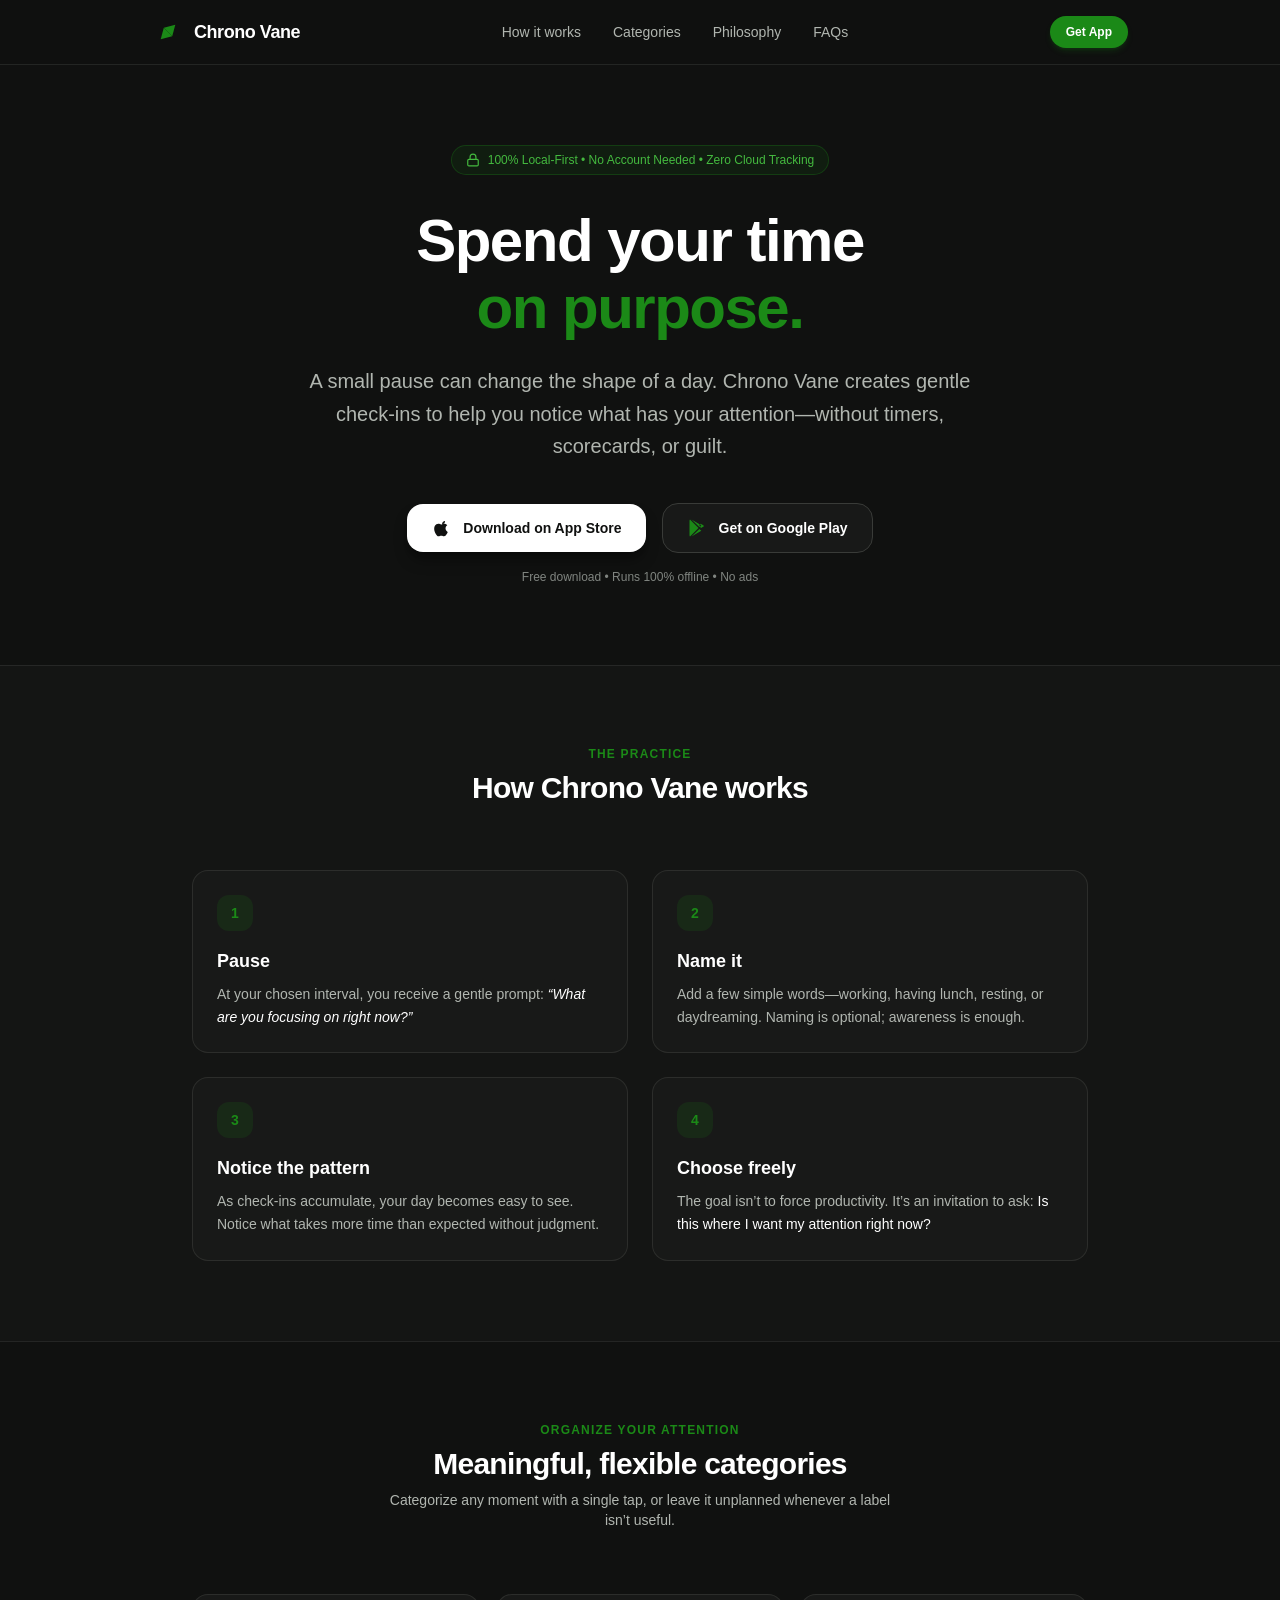
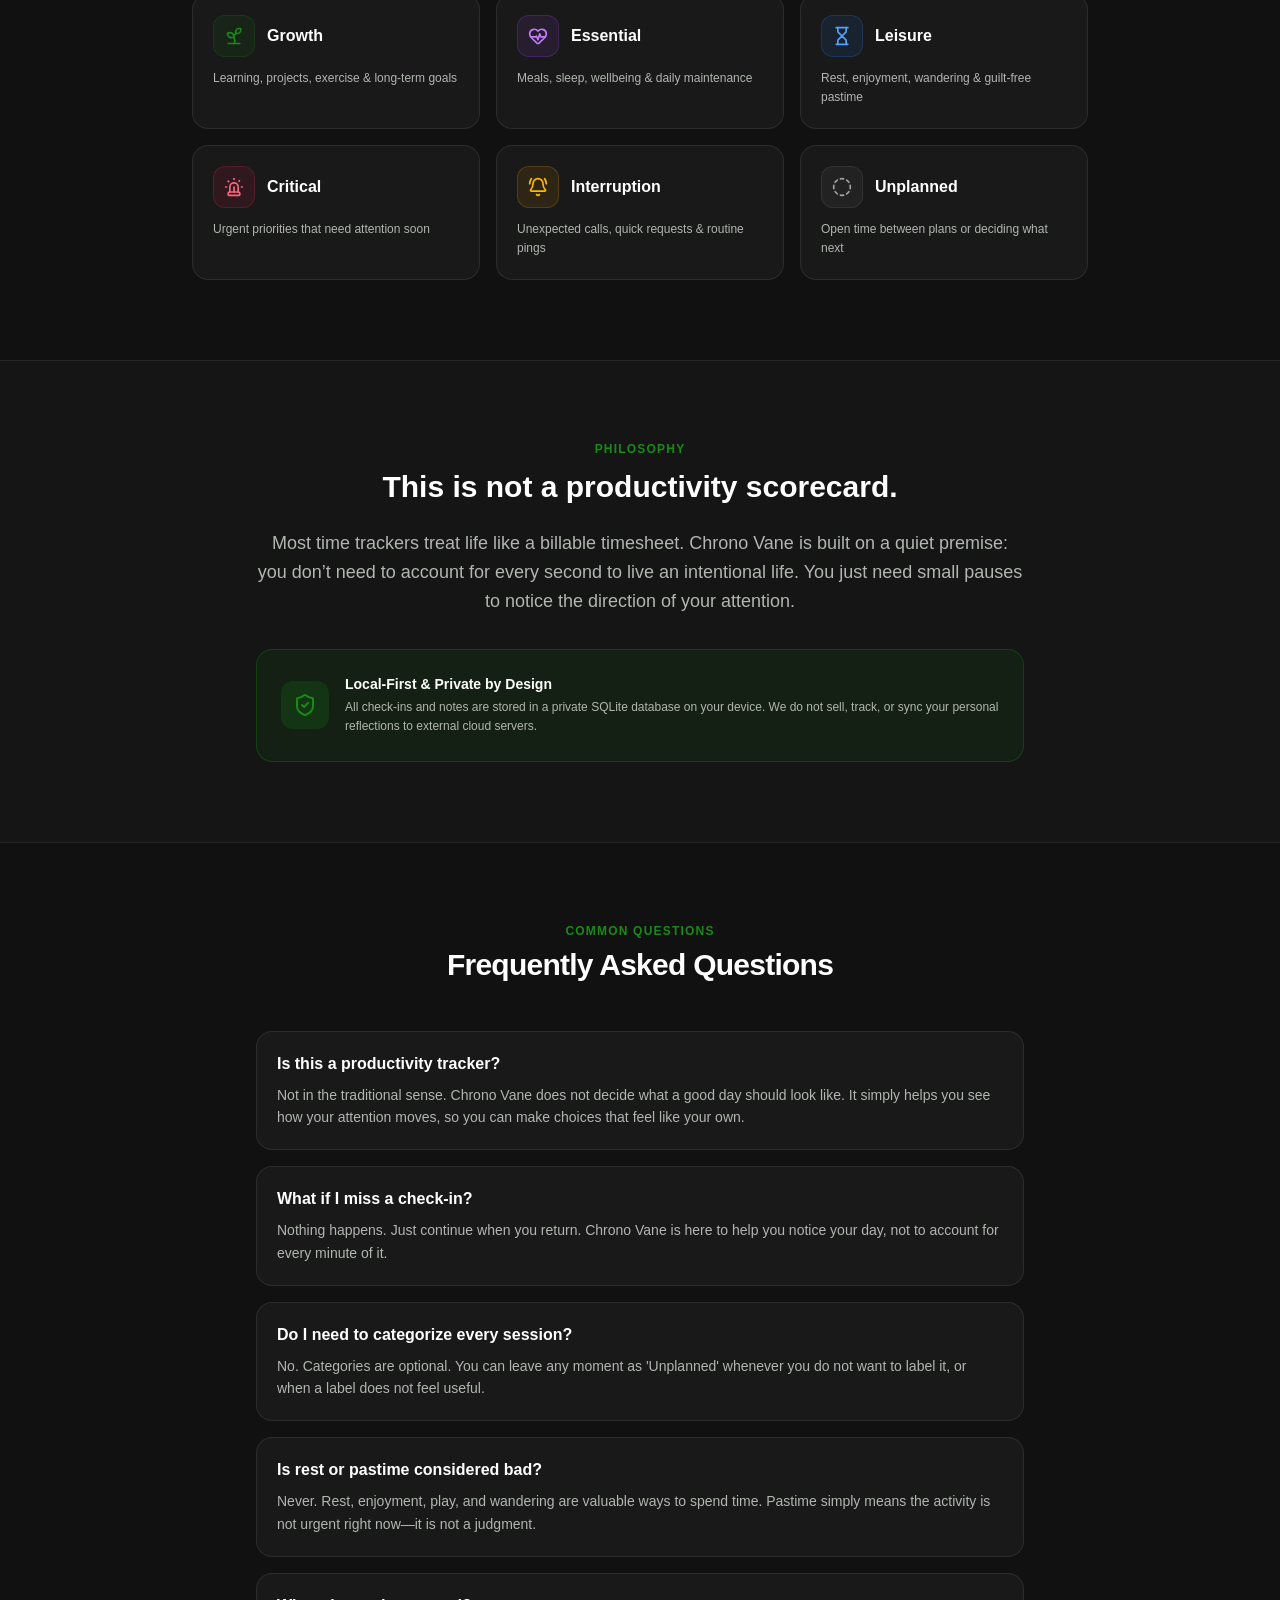
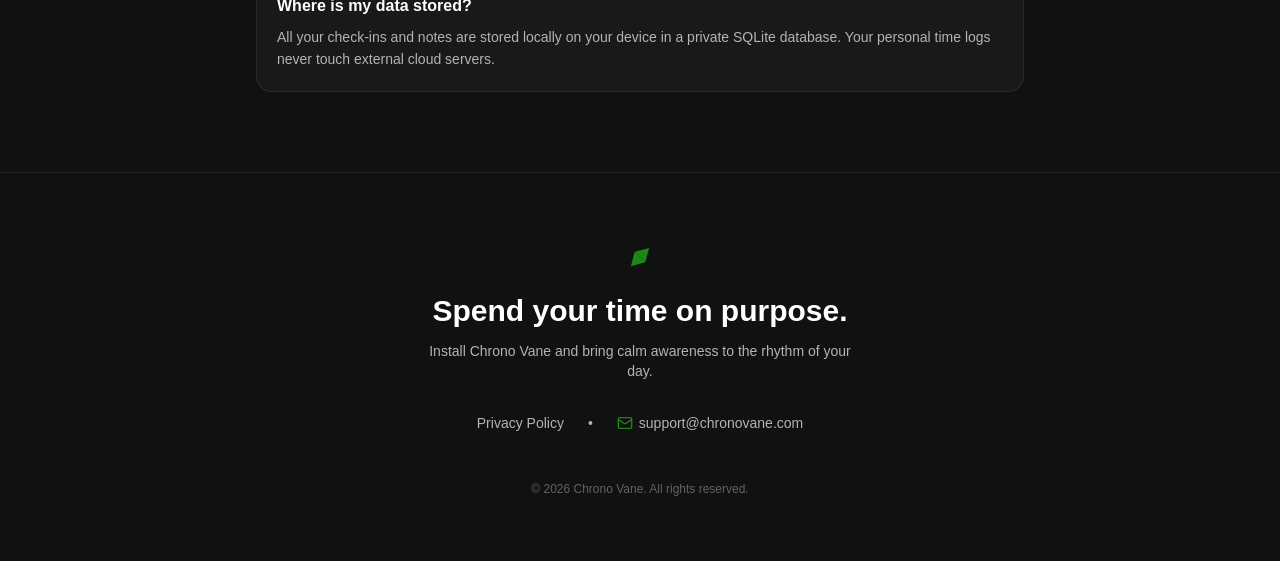
<file: index.html>
<!DOCTYPE html>
<html lang="en" class="dark scroll-smooth">
<head>
  <meta charset="UTF-8" />
  <meta name="viewport" content="width=device-width, initial-scale=1.0" />
  <title>Chrono Vane — Spend your time on purpose</title>
  <meta name="description" content="A micro-mindfulness tool that points your focus toward the immediate future, 15 minutes at a time." />
  <meta name="author" content="Chronovane Team" />
  <meta name="theme-color" content="#030712" />

  <!-- Open Graph / Twitter -->
  <meta property="og:title" content="Chrono Vane — Spend your time on purpose" />
  <meta property="og:description" content="A micro-mindfulness tool that points your focus toward the immediate future, 15 minutes at a time." />
  <meta property="og:site_name" content="Chrono Vane" />
  <meta property="og:type" content="website" />
  <meta name="twitter:card" content="summary" />
  <meta name="twitter:title" content="Chrono Vane — Spend your time on purpose" />
  <meta name="twitter:description" content="A micro-mindfulness tool that points your focus toward the immediate future, 15 minutes at a time." />

  <!-- Favicons -->
  <link rel="icon" href="./icon.svg" type="image/svg+xml" />
  <link rel="icon" href="./favicon.ico" />
  <link rel="icon" href="./favicon-32x32.png" sizes="32x32" type="image/png" />
  <link rel="icon" href="./favicon-16x16.png" sizes="16x16" type="image/png" />
  <link rel="apple-touch-icon" href="./apple-touch-icon.png" sizes="180x180" type="image/png" />
  <link rel="manifest" href="./site.webmanifest" />

  <!-- Styles -->
  <link rel="stylesheet" href="./style.css" />
</head>
<body class="antialiased selection:bg-blue-500 selection:text-white">
<div class="min-h-screen bg-[#101110] text-[#EDEEED] selection:bg-[#1B8917]/30 selection:text-[#52c44f] font-sans antialiased"><header class="border-b border-[#393B38]/50 backdrop-blur-md sticky top-0 z-50 bg-[#101110]/85"><div class="max-w-5xl mx-auto px-6 h-16 flex items-center justify-between"><div class="flex items-center gap-2.5"><img alt="Chrono Vane" width="32" height="32"   class="w-8 h-8"  src="./icon.svg"/><span class="font-bold text-lg tracking-tight text-white">Chrono Vane</span></div><nav class="hidden sm:flex items-center gap-8 text-sm text-[#B1B6B0]"><a href="#how-it-works" class="hover:text-white transition-colors">How it works</a><a href="#purposes" class="hover:text-white transition-colors">Categories</a><a href="#philosophy" class="hover:text-white transition-colors">Philosophy</a><a href="#faqs" class="hover:text-white transition-colors">FAQs</a></nav><a href="#download" class="text-xs font-semibold bg-[#1B8917] hover:bg-[#1B8917]/90 text-white px-4 py-2 rounded-full transition-all shadow-md shadow-[#1B8917]/20">Get App</a></div></header><section class="pt-20 pb-20 px-6 max-w-4xl mx-auto text-center"><div class="inline-flex items-center gap-2 px-3.5 py-1.5 rounded-full bg-[#1B8917]/10 border border-[#1B8917]/30 text-[#44ba3f] text-xs font-medium mb-8"><svg xmlns="http://www.w3.org/2000/svg" width="24" height="24" viewBox="0 0 24 24" fill="none" stroke="currentColor" stroke-width="2" stroke-linecap="round" stroke-linejoin="round" class="lucide lucide-lock w-3.5 h-3.5" aria-hidden="true"><rect width="18" height="11" x="3" y="11" rx="2" ry="2"></rect><path d="M7 11V7a5 5 0 0 1 10 0v4"></path></svg><span>100% Local-First • No Account Needed • Zero Cloud Tracking</span></div><h1 class="text-4xl sm:text-6xl font-extrabold tracking-tight text-white mb-6 leading-[1.12]">Spend your time <br class="hidden sm:block"/><span class="text-[#1B8917]">on purpose.</span></h1><p class="text-lg sm:text-xl text-[#B1B6B0] max-w-2xl mx-auto leading-relaxed mb-10">A small pause can change the shape of a day. Chrono Vane creates gentle check-ins to help you notice what has your attention—without timers, scorecards, or guilt.</p><div id="download" class="scroll-mt-36 flex flex-col sm:flex-row items-center justify-center gap-4 mb-4"><a href="#" class="w-full sm:w-auto inline-flex items-center justify-center gap-3 px-6 py-3.5 rounded-2xl bg-white text-[#101110] font-semibold text-sm hover:bg-[#EDEEED] transition-all shadow-lg shadow-black/40"><svg class="w-5 h-5 fill-current" viewBox="0 0 24 24"><path d="M18.71 19.5c-.83 1.24-1.71 2.45-3.05 2.47-1.34.03-1.77-.79-3.29-.79-1.53 0-2 .77-3.27.82-1.31.05-2.3-1.32-3.14-2.53C4.25 17 2.94 12.45 4.7 9.39c.87-1.52 2.43-2.48 4.12-2.51 1.28-.02 2.5.87 3.29.87.78 0 2.26-1.07 3.81-.91.65.03 2.47.26 3.64 1.98-.09.06-2.17 1.28-2.15 3.81.03 3.02 2.65 4.03 2.68 4.04-.03.07-.42 1.44-1.38 2.83M15.97 6.37c.62-.75 1.04-1.8 0.92-2.85-.9.04-2 .6-2.64 1.35-.57.65-1.06 1.72-.93 2.74 1.01.08 2.03-.49 2.65-1.24z"></path></svg><span>Download on App Store</span></a><a href="#" class="w-full sm:w-auto inline-flex items-center justify-center gap-3 px-6 py-3.5 rounded-2xl bg-[#181918] border border-[#393B38] text-white font-semibold text-sm hover:bg-[#292A28] transition-all"><svg class="w-5 h-5 fill-[#1B8917]" viewBox="0 0 24 24"><path d="M3.609 1.814L13.792 12 3.61 22.186c-.368-.372-.61-.937-.61-1.636V3.45c0-.699.242-1.264.609-1.636zm11.235 11.238l2.368 2.368-11.83 6.83 9.462-9.198zm0-2.104L5.382 1.75l11.83 6.83-2.368 2.368zm1.488 1.488l3.197-1.846c.928-.536.928-1.412 0-1.948l-3.197-1.846-1.744 1.744 1.744 1.896z"></path></svg><span>Get on Google Play</span></a></div><p class="text-xs text-[#B1B6B0]/70">Free download • Runs 100% offline • No ads</p></section><section id="how-it-works" class="scroll-mt-20 py-20 px-6 border-t border-[#393B38]/50 bg-[#141514]"><div class="max-w-4xl mx-auto"><div class="text-center mb-16"><h2 class="text-xs uppercase tracking-widest text-[#1B8917] font-bold mb-2">The Practice</h2><p class="text-3xl font-bold text-white tracking-tight">How Chrono Vane works</p></div><div class="grid sm:grid-cols-2 gap-6"><div class="p-6 rounded-2xl bg-[#181918] border border-[#393B38]/60"><div class="w-9 h-9 rounded-xl bg-[#1B8917]/15 text-[#1B8917] font-bold flex items-center justify-center text-sm mb-4">1</div><h3 class="text-lg font-semibold text-white mb-2">Pause</h3><p class="text-sm text-[#B1B6B0] leading-relaxed">At your chosen interval, you receive a gentle prompt: <span class="text-white italic">“What are you focusing on right now?”</span></p></div><div class="p-6 rounded-2xl bg-[#181918] border border-[#393B38]/60"><div class="w-9 h-9 rounded-xl bg-[#1B8917]/15 text-[#1B8917] font-bold flex items-center justify-center text-sm mb-4">2</div><h3 class="text-lg font-semibold text-white mb-2">Name it</h3><p class="text-sm text-[#B1B6B0] leading-relaxed">Add a few simple words—working, having lunch, resting, or daydreaming. Naming is optional; awareness is enough.</p></div><div class="p-6 rounded-2xl bg-[#181918] border border-[#393B38]/60"><div class="w-9 h-9 rounded-xl bg-[#1B8917]/15 text-[#1B8917] font-bold flex items-center justify-center text-sm mb-4">3</div><h3 class="text-lg font-semibold text-white mb-2">Notice the pattern</h3><p class="text-sm text-[#B1B6B0] leading-relaxed">As check-ins accumulate, your day becomes easy to see. Notice what takes more time than expected without judgment.</p></div><div class="p-6 rounded-2xl bg-[#181918] border border-[#393B38]/60"><div class="w-9 h-9 rounded-xl bg-[#1B8917]/15 text-[#1B8917] font-bold flex items-center justify-center text-sm mb-4">4</div><h3 class="text-lg font-semibold text-white mb-2">Choose freely</h3><p class="text-sm text-[#B1B6B0] leading-relaxed">The goal isn’t to force productivity. It’s an invitation to ask: <span class="text-white">Is this where I want my attention right now?</span></p></div></div></div></section><section id="purposes" class="scroll-mt-20 py-20 px-6 border-t border-[#393B38]/50"><div class="max-w-4xl mx-auto"><div class="text-center mb-16"><h2 class="text-xs uppercase tracking-widest text-[#1B8917] font-bold mb-2">Organize Your Attention</h2><p class="text-3xl font-bold text-white tracking-tight">Meaningful, flexible categories</p><p class="text-sm text-[#B1B6B0] max-w-lg mx-auto mt-2">Categorize any moment with a single tap, or leave it unplanned whenever a label isn’t useful.</p></div><div class="grid sm:grid-cols-2 lg:grid-cols-3 gap-4"><div class="p-5 rounded-2xl bg-[#181918] border border-[#393B38]/60 hover:border-[#1B8917]/40 transition-colors"><div class="flex items-center gap-3 mb-3"><div class="p-2.5 rounded-xl border text-[#1B8917] bg-[#1B8917]/10 border-[#1B8917]/20"><svg xmlns="http://www.w3.org/2000/svg" width="24" height="24" viewBox="0 0 24 24" fill="none" stroke="currentColor" stroke-width="2" stroke-linecap="round" stroke-linejoin="round" class="lucide lucide-sprout w-5 h-5" aria-hidden="true"><path d="M14 9.536V7a4 4 0 0 1 4-4h1.5a.5.5 0 0 1 .5.5V5a4 4 0 0 1-4 4 4 4 0 0 0-4 4c0 2 1 3 1 5a5 5 0 0 1-1 3"></path><path d="M4 9a5 5 0 0 1 8 4 5 5 0 0 1-8-4"></path><path d="M5 21h14"></path></svg></div><span class="font-semibold text-base text-white">Growth</span></div><p class="text-xs text-[#B1B6B0] leading-relaxed">Learning, projects, exercise &amp; long-term goals</p></div><div class="p-5 rounded-2xl bg-[#181918] border border-[#393B38]/60 hover:border-[#1B8917]/40 transition-colors"><div class="flex items-center gap-3 mb-3"><div class="p-2.5 rounded-xl border text-purple-400 bg-purple-500/10 border-purple-500/20"><svg xmlns="http://www.w3.org/2000/svg" width="24" height="24" viewBox="0 0 24 24" fill="none" stroke="currentColor" stroke-width="2" stroke-linecap="round" stroke-linejoin="round" class="lucide lucide-heart-pulse w-5 h-5" aria-hidden="true"><path d="M2 9.5a5.5 5.5 0 0 1 9.591-3.676.56.56 0 0 0 .818 0A5.49 5.49 0 0 1 22 9.5c0 2.29-1.5 4-3 5.5l-5.492 5.313a2 2 0 0 1-3 .019L5 15c-1.5-1.5-3-3.2-3-5.5"></path><path d="M3.22 13H9.5l.5-1 2 4.5 2-7 1.5 3.5h5.27"></path></svg></div><span class="font-semibold text-base text-white">Essential</span></div><p class="text-xs text-[#B1B6B0] leading-relaxed">Meals, sleep, wellbeing &amp; daily maintenance</p></div><div class="p-5 rounded-2xl bg-[#181918] border border-[#393B38]/60 hover:border-[#1B8917]/40 transition-colors"><div class="flex items-center gap-3 mb-3"><div class="p-2.5 rounded-xl border text-blue-400 bg-blue-500/10 border-blue-500/20"><svg xmlns="http://www.w3.org/2000/svg" width="24" height="24" viewBox="0 0 24 24" fill="none" stroke="currentColor" stroke-width="2" stroke-linecap="round" stroke-linejoin="round" class="lucide lucide-hourglass w-5 h-5" aria-hidden="true"><path d="M5 22h14"></path><path d="M5 2h14"></path><path d="M17 22v-4.172a2 2 0 0 0-.586-1.414L12 12l-4.414 4.414A2 2 0 0 0 7 17.828V22"></path><path d="M7 2v4.172a2 2 0 0 0 .586 1.414L12 12l4.414-4.414A2 2 0 0 0 17 6.172V2"></path></svg></div><span class="font-semibold text-base text-white">Leisure</span></div><p class="text-xs text-[#B1B6B0] leading-relaxed">Rest, enjoyment, wandering &amp; guilt-free pastime</p></div><div class="p-5 rounded-2xl bg-[#181918] border border-[#393B38]/60 hover:border-[#1B8917]/40 transition-colors"><div class="flex items-center gap-3 mb-3"><div class="p-2.5 rounded-xl border text-rose-400 bg-rose-500/10 border-rose-500/20"><svg xmlns="http://www.w3.org/2000/svg" width="24" height="24" viewBox="0 0 24 24" fill="none" stroke="currentColor" stroke-width="2" stroke-linecap="round" stroke-linejoin="round" class="lucide lucide-siren w-5 h-5" aria-hidden="true"><path d="M7 18v-6a5 5 0 1 1 10 0v6"></path><path d="M5 21a1 1 0 0 0 1 1h12a1 1 0 0 0 1-1v-1a2 2 0 0 0-2-2H7a2 2 0 0 0-2 2z"></path><path d="M21 12h1"></path><path d="M18.5 4.5 18 5"></path><path d="M2 12h1"></path><path d="M12 2v1"></path><path d="m4.929 4.929.707.707"></path><path d="M12 12v6"></path></svg></div><span class="font-semibold text-base text-white">Critical</span></div><p class="text-xs text-[#B1B6B0] leading-relaxed">Urgent priorities that need attention soon</p></div><div class="p-5 rounded-2xl bg-[#181918] border border-[#393B38]/60 hover:border-[#1B8917]/40 transition-colors"><div class="flex items-center gap-3 mb-3"><div class="p-2.5 rounded-xl border text-amber-400 bg-amber-500/10 border-amber-500/20"><svg xmlns="http://www.w3.org/2000/svg" width="24" height="24" viewBox="0 0 24 24" fill="none" stroke="currentColor" stroke-width="2" stroke-linecap="round" stroke-linejoin="round" class="lucide lucide-bell-ring w-5 h-5" aria-hidden="true"><path d="M10.268 21a2 2 0 0 0 3.464 0"></path><path d="M22 8c0-2.3-.8-4.3-2-6"></path><path d="M3.262 15.326A1 1 0 0 0 4 17h16a1 1 0 0 0 .74-1.673C19.41 13.956 18 12.499 18 8A6 6 0 0 0 6 8c0 4.499-1.411 5.956-2.738 7.326"></path><path d="M4 2C2.8 3.7 2 5.7 2 8"></path></svg></div><span class="font-semibold text-base text-white">Interruption</span></div><p class="text-xs text-[#B1B6B0] leading-relaxed">Unexpected calls, quick requests &amp; routine pings</p></div><div class="p-5 rounded-2xl bg-[#181918] border border-[#393B38]/60 hover:border-[#1B8917]/40 transition-colors"><div class="flex items-center gap-3 mb-3"><div class="p-2.5 rounded-xl border text-neutral-400 bg-neutral-500/10 border-neutral-500/20"><svg xmlns="http://www.w3.org/2000/svg" width="24" height="24" viewBox="0 0 24 24" fill="none" stroke="currentColor" stroke-width="2" stroke-linecap="round" stroke-linejoin="round" class="lucide lucide-circle-dashed w-5 h-5" aria-hidden="true"><path d="M10.1 2.182a10 10 0 0 1 3.8 0"></path><path d="M13.9 21.818a10 10 0 0 1-3.8 0"></path><path d="M17.609 3.721a10 10 0 0 1 2.69 2.7"></path><path d="M2.182 13.9a10 10 0 0 1 0-3.8"></path><path d="M20.279 17.609a10 10 0 0 1-2.7 2.69"></path><path d="M21.818 10.1a10 10 0 0 1 0 3.8"></path><path d="M3.721 6.391a10 10 0 0 1 2.7-2.69"></path><path d="M6.391 20.279a10 10 0 0 1-2.69-2.7"></path></svg></div><span class="font-semibold text-base text-white">Unplanned</span></div><p class="text-xs text-[#B1B6B0] leading-relaxed">Open time between plans or deciding what next</p></div></div></div></section><section id="philosophy" class="scroll-mt-20 py-20 px-6 border-t border-[#393B38]/50 bg-[#141514]"><div class="max-w-3xl mx-auto text-center"><h2 class="text-xs uppercase tracking-widest text-[#1B8917] font-bold mb-3">Philosophy</h2><h3 class="text-3xl font-bold text-white mb-6">This is not a productivity scorecard.</h3><p class="text-base sm:text-lg text-[#B1B6B0] leading-relaxed mb-8">Most time trackers treat life like a billable timesheet. Chrono Vane is built on a quiet premise: you don’t need to account for every second to live an intentional life. You just need small pauses to notice the direction of your attention.</p><div class="p-6 rounded-2xl bg-[#1B8917]/10 border border-[#1B8917]/30 flex flex-col sm:flex-row items-center gap-4 text-left"><div class="w-12 h-12 rounded-xl bg-[#1B8917]/20 flex items-center justify-center shrink-0"><svg xmlns="http://www.w3.org/2000/svg" width="24" height="24" viewBox="0 0 24 24" fill="none" stroke="currentColor" stroke-width="2" stroke-linecap="round" stroke-linejoin="round" class="lucide lucide-shield-check w-6 h-6 text-[#1B8917]" aria-hidden="true"><path d="M20 13c0 5-3.5 7.5-7.66 8.95a1 1 0 0 1-.67-.01C7.5 20.5 4 18 4 13V6a1 1 0 0 1 1-1c2 0 4.5-1.2 6.24-2.72a1.17 1.17 0 0 1 1.52 0C14.51 3.81 17 5 19 5a1 1 0 0 1 1 1z"></path><path d="m9 12 2 2 4-4"></path></svg></div><div><h4 class="text-sm font-semibold text-white mb-1">Local-First &amp; Private by Design</h4><p class="text-xs text-[#B1B6B0] leading-relaxed">All check-ins and notes are stored in a private SQLite database on your device. We do not sell, track, or sync your personal reflections to external cloud servers.</p></div></div></div></section><section id="faqs" class="scroll-mt-20 py-20 px-6 border-t border-[#393B38]/50"><div class="max-w-3xl mx-auto"><div class="text-center mb-12"><h2 class="text-xs uppercase tracking-widest text-[#1B8917] font-bold mb-2">Common Questions</h2><p class="text-2xl sm:text-3xl font-bold text-white tracking-tight">Frequently Asked Questions</p></div><div class="space-y-4"><div class="p-5 rounded-2xl bg-[#181918] border border-[#393B38]/60"><h4 class="text-base font-semibold text-white mb-2">Is this a productivity tracker?</h4><p class="text-sm text-[#B1B6B0] leading-relaxed">Not in the traditional sense. Chrono Vane does not decide what a good day should look like. It simply helps you see how your attention moves, so you can make choices that feel like your own.</p></div><div class="p-5 rounded-2xl bg-[#181918] border border-[#393B38]/60"><h4 class="text-base font-semibold text-white mb-2">What if I miss a check-in?</h4><p class="text-sm text-[#B1B6B0] leading-relaxed">Nothing happens. Just continue when you return. Chrono Vane is here to help you notice your day, not to account for every minute of it.</p></div><div class="p-5 rounded-2xl bg-[#181918] border border-[#393B38]/60"><h4 class="text-base font-semibold text-white mb-2">Do I need to categorize every session?</h4><p class="text-sm text-[#B1B6B0] leading-relaxed">No. Categories are optional. You can leave any moment as &#x27;Unplanned&#x27; whenever you do not want to label it, or when a label does not feel useful.</p></div><div class="p-5 rounded-2xl bg-[#181918] border border-[#393B38]/60"><h4 class="text-base font-semibold text-white mb-2">Is rest or pastime considered bad?</h4><p class="text-sm text-[#B1B6B0] leading-relaxed">Never. Rest, enjoyment, play, and wandering are valuable ways to spend time. Pastime simply means the activity is not urgent right now—it is not a judgment.</p></div><div class="p-5 rounded-2xl bg-[#181918] border border-[#393B38]/60"><h4 class="text-base font-semibold text-white mb-2">Where is my data stored?</h4><p class="text-sm text-[#B1B6B0] leading-relaxed">All your check-ins and notes are stored locally on your device in a private SQLite database. Your personal time logs never touch external cloud servers.</p></div></div></div></section><footer class="py-16 px-6 border-t border-[#393B38]/50 bg-[#101110] text-center"><div class="max-w-4xl mx-auto"><img alt="Chrono Vane" loading="lazy" width="40" height="40"   class="w-10 h-10 mx-auto mb-4"  src="./icon.svg"/><h3 class="text-2xl sm:text-3xl font-bold text-white mb-3">Spend your time on purpose.</h3><p class="text-[#B1B6B0] text-sm mb-8 max-w-md mx-auto">Install Chrono Vane and bring calm awareness to the rhythm of your day.</p><div class="flex flex-wrap items-center justify-center gap-6 text-sm text-[#B1B6B0] mb-12"><a class="hover:text-white transition-colors" href="privacy.html">Privacy Policy</a><span>•</span><a href="mailto:support@chronovane.com" class="hover:text-white transition-colors flex items-center gap-1.5"><svg xmlns="http://www.w3.org/2000/svg" width="24" height="24" viewBox="0 0 24 24" fill="none" stroke="currentColor" stroke-width="2" stroke-linecap="round" stroke-linejoin="round" class="lucide lucide-mail w-4 h-4 text-[#1B8917]" aria-hidden="true"><path d="m22 7-8.991 5.727a2 2 0 0 1-2.009 0L2 7"></path><rect x="2" y="4" width="20" height="16" rx="2"></rect></svg>support@chronovane.com</a></div><p class="text-xs text-[#B1B6B0]/50">© 2026 Chrono Vane. All rights reserved.</p></div></footer></div>
</body>
</html>
</file>
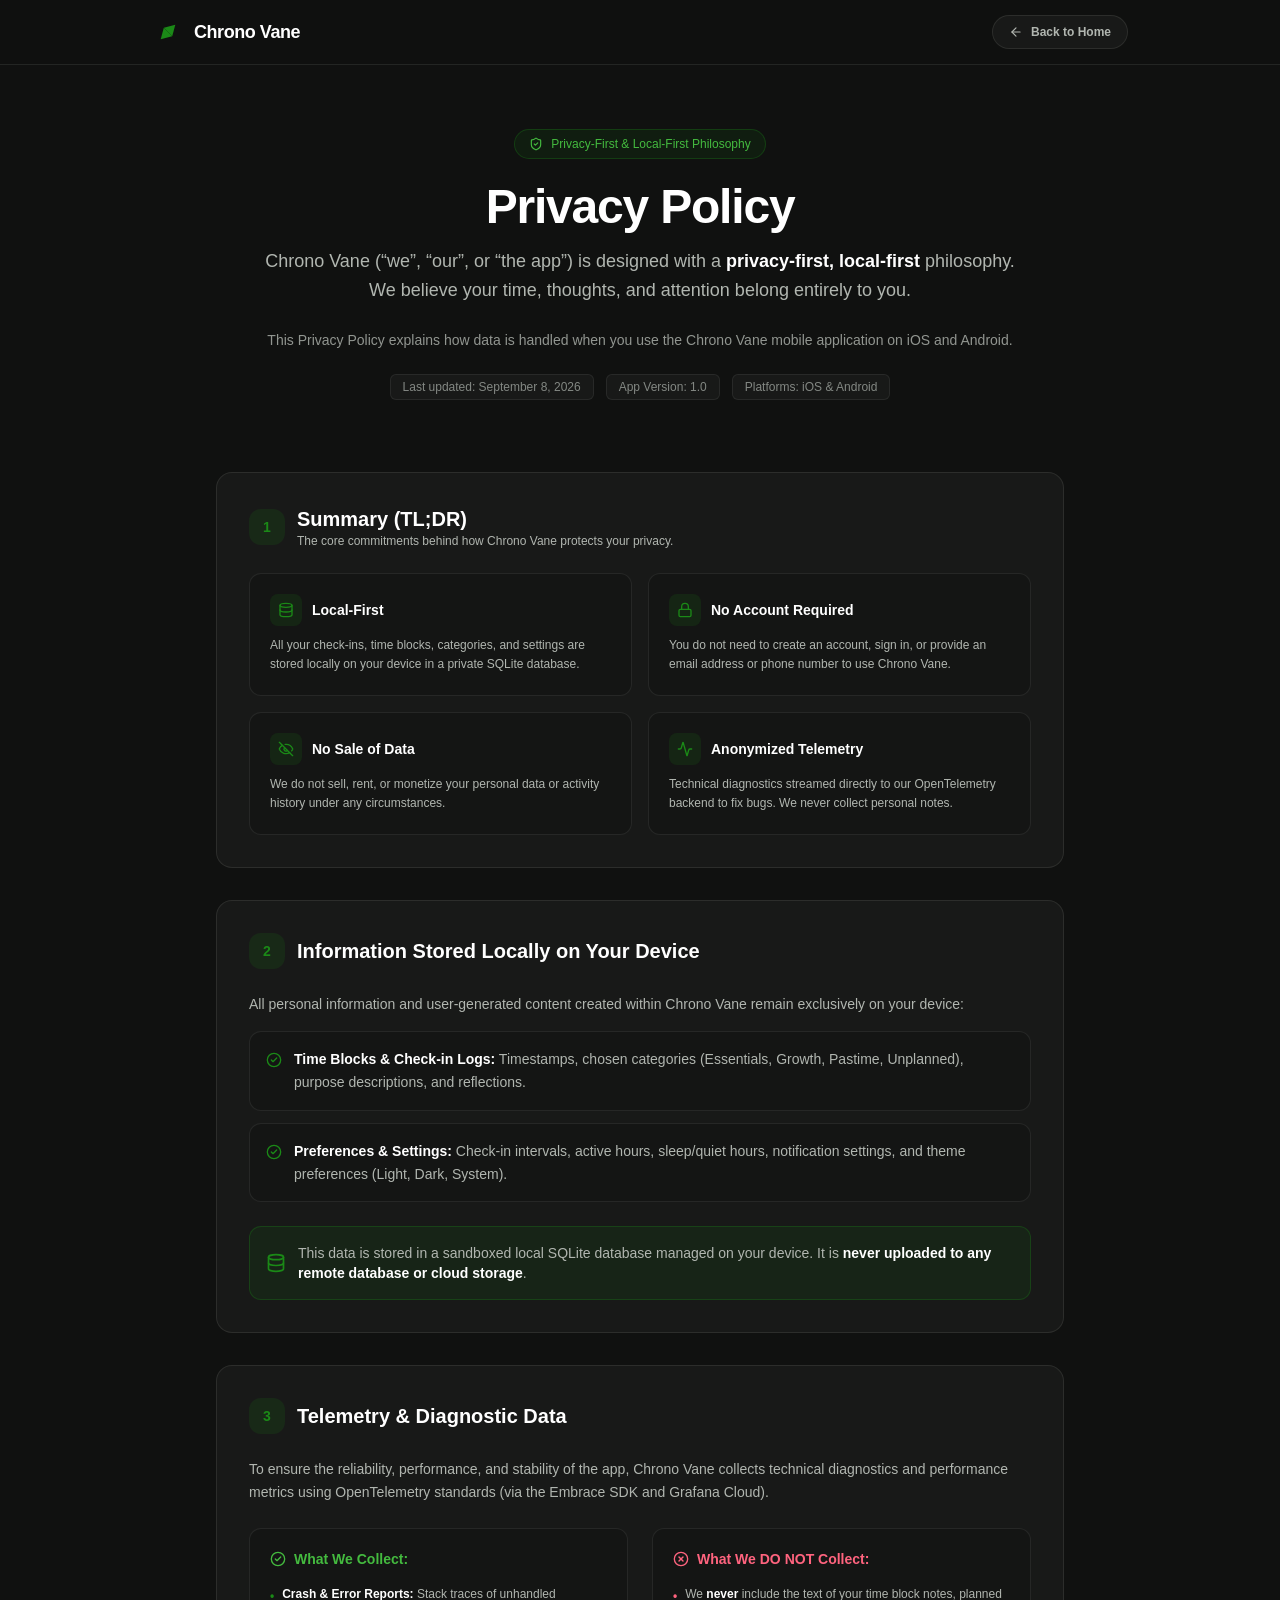
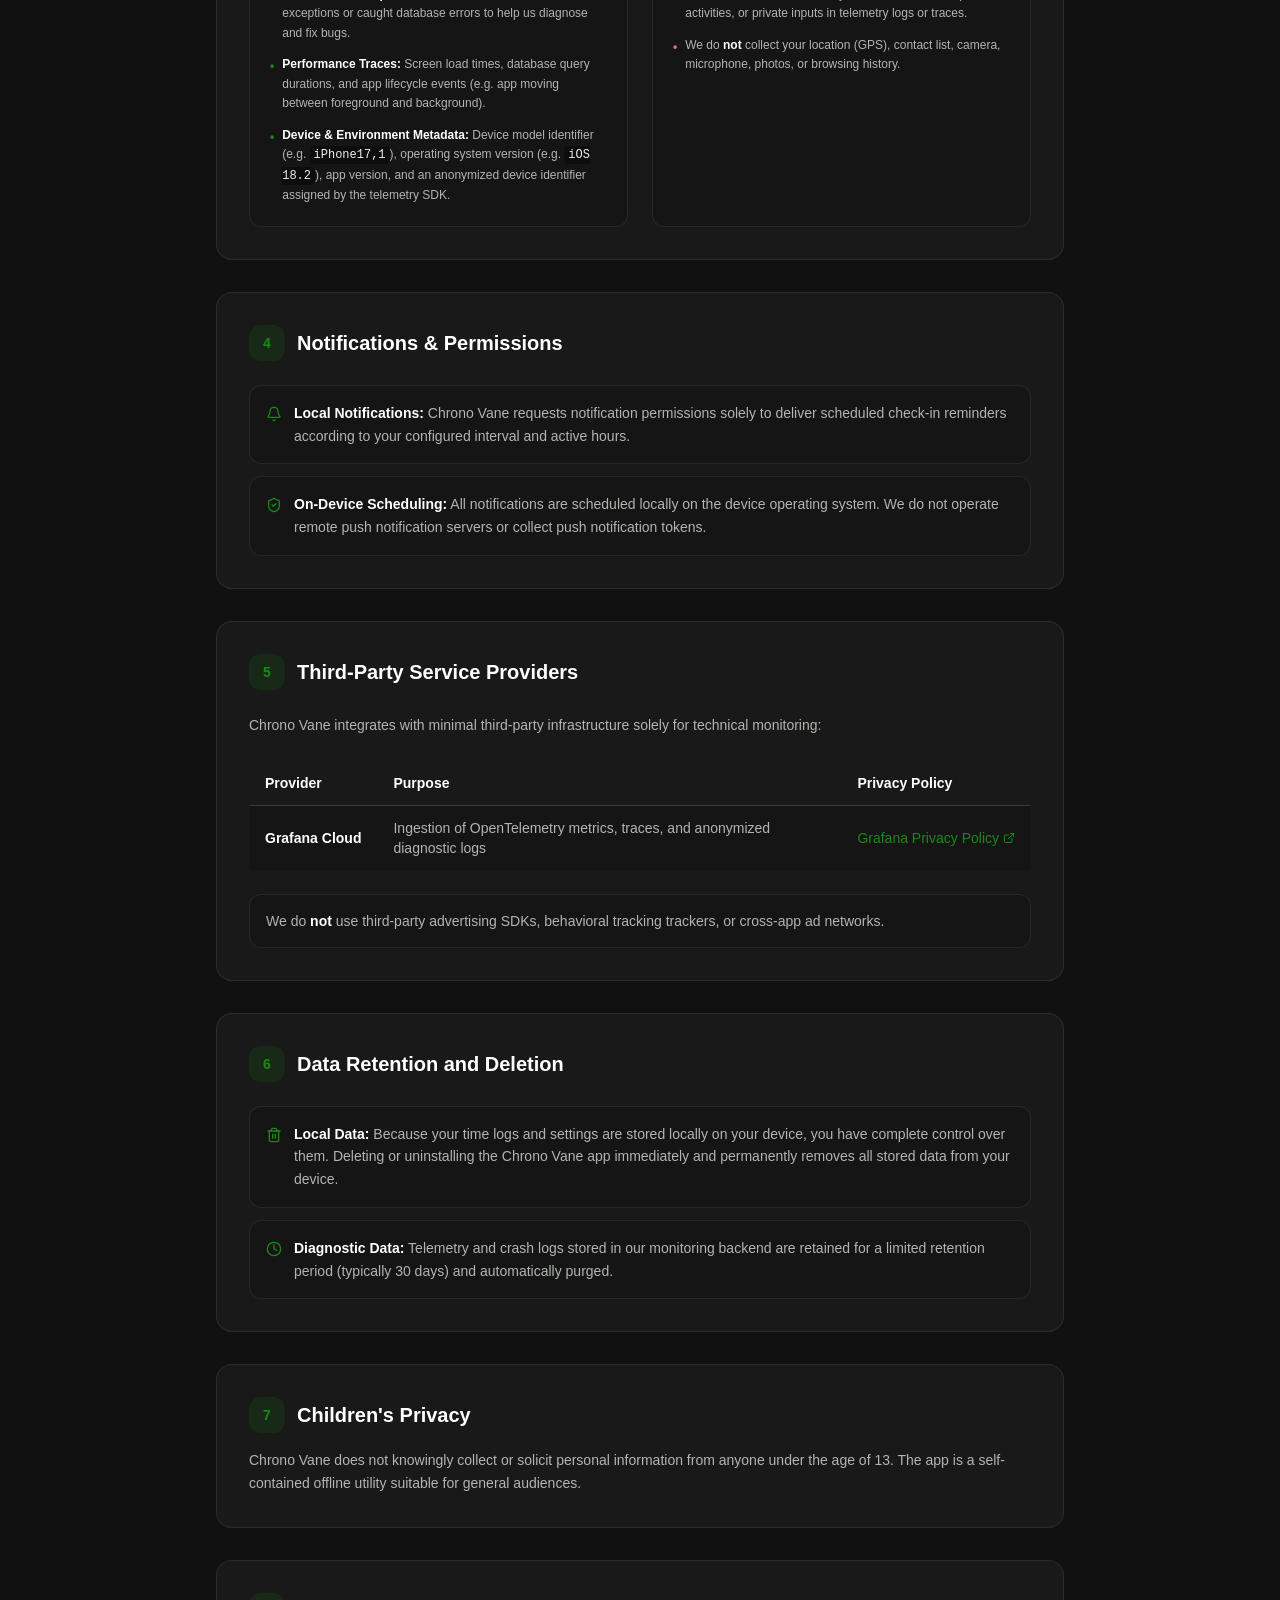
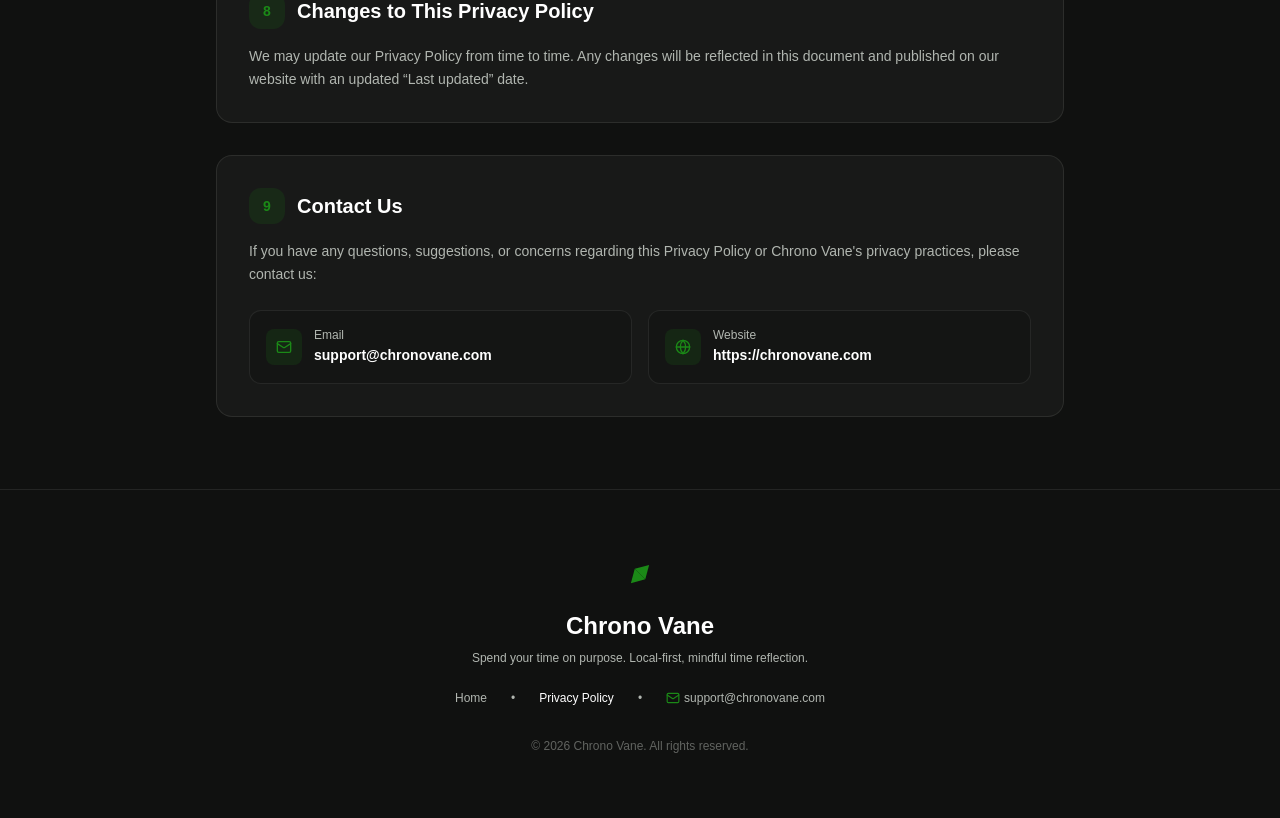
<file: privacy.html>
<!DOCTYPE html>
<html lang="en" class="dark scroll-smooth">
<head>
  <meta charset="UTF-8" />
  <meta name="viewport" content="width=device-width, initial-scale=1.0" />
  <title>Privacy Policy — Chrono Vane</title>
  <meta name="description" content="Chrono Vane is designed with a privacy-first, local-first philosophy. All your personal time logs stay exclusively on your device." />
  <meta name="theme-color" content="#030712" />

  <!-- Favicons -->
  <link rel="icon" href="./icon.svg" type="image/svg+xml" />
  <link rel="icon" href="./favicon.ico" />
  <link rel="icon" href="./favicon-32x32.png" sizes="32x32" type="image/png" />
  <link rel="icon" href="./favicon-16x16.png" sizes="16x16" type="image/png" />
  <link rel="apple-touch-icon" href="./apple-touch-icon.png" sizes="180x180" type="image/png" />
  <link rel="manifest" href="./site.webmanifest" />

  <!-- Styles -->
  <link rel="stylesheet" href="./style.css" />
</head>
<body class="antialiased selection:bg-blue-500 selection:text-white">
<div class="min-h-screen bg-[#101110] text-[#EDEEED] selection:bg-[#1B8917]/30 selection:text-[#52c44f] font-sans antialiased"><header class="border-b border-[#393B38]/50 backdrop-blur-md sticky top-0 z-50 bg-[#101110]/85"><div class="max-w-5xl mx-auto px-6 h-16 flex items-center justify-between"><a class="flex items-center gap-2.5 group" href="index.html"><img alt="Chrono Vane" width="32" height="32"   class="w-8 h-8 transition-transform group-hover:scale-105"  src="./icon.svg"/><span class="font-bold text-lg tracking-tight text-white">Chrono Vane</span></a><a class="inline-flex items-center gap-2 text-xs font-semibold text-[#B1B6B0] hover:text-white bg-[#181918] hover:bg-[#232522] border border-[#393B38]/60 px-4 py-2 rounded-full transition-all" href="index.html"><svg xmlns="http://www.w3.org/2000/svg" width="24" height="24" viewBox="0 0 24 24" fill="none" stroke="currentColor" stroke-width="2" stroke-linecap="round" stroke-linejoin="round" class="lucide lucide-arrow-left w-3.5 h-3.5" aria-hidden="true"><path d="m12 19-7-7 7-7"></path><path d="M19 12H5"></path></svg><span>Back to Home</span></a></div></header><section class="pt-16 pb-12 px-6 max-w-4xl mx-auto"><div class="text-center max-w-3xl mx-auto"><div class="inline-flex items-center gap-2 px-3.5 py-1.5 rounded-full bg-[#1B8917]/10 border border-[#1B8917]/30 text-[#44ba3f] text-xs font-medium mb-6"><svg xmlns="http://www.w3.org/2000/svg" width="24" height="24" viewBox="0 0 24 24" fill="none" stroke="currentColor" stroke-width="2" stroke-linecap="round" stroke-linejoin="round" class="lucide lucide-shield-check w-3.5 h-3.5" aria-hidden="true"><path d="M20 13c0 5-3.5 7.5-7.66 8.95a1 1 0 0 1-.67-.01C7.5 20.5 4 18 4 13V6a1 1 0 0 1 1-1c2 0 4.5-1.2 6.24-2.72a1.17 1.17 0 0 1 1.52 0C14.51 3.81 17 5 19 5a1 1 0 0 1 1 1z"></path><path d="m9 12 2 2 4-4"></path></svg><span>Privacy-First &amp; Local-First Philosophy</span></div><h1 class="text-3xl sm:text-5xl font-extrabold tracking-tight text-white mb-4">Privacy Policy</h1><p class="text-base sm:text-lg text-[#B1B6B0] leading-relaxed mb-6">Chrono Vane (“we”, “our”, or “the app”) is designed with a <strong class="text-white">privacy-first, local-first</strong> philosophy. We believe your time, thoughts, and attention belong entirely to you.</p><p class="text-sm text-[#B1B6B0]/80 mb-6">This Privacy Policy explains how data is handled when you use the Chrono Vane mobile application on iOS and Android.</p><div class="inline-flex flex-wrap items-center justify-center gap-3 text-xs text-[#B1B6B0]/70"><span class="px-3 py-1 rounded-md bg-[#181918] border border-[#393B38]/50">Last updated: September 8, 2026</span><span class="px-3 py-1 rounded-md bg-[#181918] border border-[#393B38]/50">App Version: 1.0</span><span class="px-3 py-1 rounded-md bg-[#181918] border border-[#393B38]/50">Platforms: iOS &amp; Android</span></div></div></section><main class="py-6 px-6 max-w-4xl mx-auto space-y-8"><section id="summary" class="p-6 sm:p-8 rounded-2xl bg-[#181918] border border-[#393B38]/60"><div class="flex items-center gap-3 mb-6"><div class="w-9 h-9 rounded-xl bg-[#1B8917]/15 text-[#1B8917] font-bold flex items-center justify-center text-sm">1</div><div><h2 class="text-xl font-bold text-white">Summary (TL;DR)</h2><p class="text-xs text-[#B1B6B0]">The core commitments behind how Chrono Vane protects your privacy.</p></div></div><div class="grid sm:grid-cols-2 gap-4"><div class="p-5 rounded-xl bg-[#141514] border border-[#393B38]/50 flex flex-col justify-start"><div class="flex items-center gap-2.5 mb-2.5"><div class="p-2 rounded-lg bg-[#1B8917]/15 text-[#1B8917]"><svg xmlns="http://www.w3.org/2000/svg" width="24" height="24" viewBox="0 0 24 24" fill="none" stroke="currentColor" stroke-width="2" stroke-linecap="round" stroke-linejoin="round" class="lucide lucide-database w-4 h-4" aria-hidden="true"><ellipse cx="12" cy="5" rx="9" ry="3"></ellipse><path d="M3 5V19A9 3 0 0 0 21 19V5"></path><path d="M3 12A9 3 0 0 0 21 12"></path></svg></div><h3 class="font-semibold text-white text-sm">Local-First</h3></div><p class="text-xs text-[#B1B6B0] leading-relaxed">All your check-ins, time blocks, categories, and settings are stored locally on your device in a private SQLite database.</p></div><div class="p-5 rounded-xl bg-[#141514] border border-[#393B38]/50 flex flex-col justify-start"><div class="flex items-center gap-2.5 mb-2.5"><div class="p-2 rounded-lg bg-[#1B8917]/15 text-[#1B8917]"><svg xmlns="http://www.w3.org/2000/svg" width="24" height="24" viewBox="0 0 24 24" fill="none" stroke="currentColor" stroke-width="2" stroke-linecap="round" stroke-linejoin="round" class="lucide lucide-lock w-4 h-4" aria-hidden="true"><rect width="18" height="11" x="3" y="11" rx="2" ry="2"></rect><path d="M7 11V7a5 5 0 0 1 10 0v4"></path></svg></div><h3 class="font-semibold text-white text-sm">No Account Required</h3></div><p class="text-xs text-[#B1B6B0] leading-relaxed">You do not need to create an account, sign in, or provide an email address or phone number to use Chrono Vane.</p></div><div class="p-5 rounded-xl bg-[#141514] border border-[#393B38]/50 flex flex-col justify-start"><div class="flex items-center gap-2.5 mb-2.5"><div class="p-2 rounded-lg bg-[#1B8917]/15 text-[#1B8917]"><svg xmlns="http://www.w3.org/2000/svg" width="24" height="24" viewBox="0 0 24 24" fill="none" stroke="currentColor" stroke-width="2" stroke-linecap="round" stroke-linejoin="round" class="lucide lucide-eye-off w-4 h-4" aria-hidden="true"><path d="M10.733 5.076a10.744 10.744 0 0 1 11.205 6.575 1 1 0 0 1 0 .696 10.747 10.747 0 0 1-1.444 2.49"></path><path d="M14.084 14.158a3 3 0 0 1-4.242-4.242"></path><path d="M17.479 17.499a10.75 10.75 0 0 1-15.417-5.151 1 1 0 0 1 0-.696 10.75 10.75 0 0 1 4.446-5.143"></path><path d="m2 2 20 20"></path></svg></div><h3 class="font-semibold text-white text-sm">No Sale of Data</h3></div><p class="text-xs text-[#B1B6B0] leading-relaxed">We do not sell, rent, or monetize your personal data or activity history under any circumstances.</p></div><div class="p-5 rounded-xl bg-[#141514] border border-[#393B38]/50 flex flex-col justify-start"><div class="flex items-center gap-2.5 mb-2.5"><div class="p-2 rounded-lg bg-[#1B8917]/15 text-[#1B8917]"><svg xmlns="http://www.w3.org/2000/svg" width="24" height="24" viewBox="0 0 24 24" fill="none" stroke="currentColor" stroke-width="2" stroke-linecap="round" stroke-linejoin="round" class="lucide lucide-activity w-4 h-4" aria-hidden="true"><path d="M22 12h-2.48a2 2 0 0 0-1.93 1.46l-2.35 8.36a.25.25 0 0 1-.48 0L9.24 2.18a.25.25 0 0 0-.48 0l-2.35 8.36A2 2 0 0 1 4.49 12H2"></path></svg></div><h3 class="font-semibold text-white text-sm">Anonymized Telemetry</h3></div><p class="text-xs text-[#B1B6B0] leading-relaxed">Technical diagnostics streamed directly to our OpenTelemetry backend to fix bugs. We never collect personal notes.</p></div></div></section><section id="local-data" class="p-6 sm:p-8 rounded-2xl bg-[#181918] border border-[#393B38]/60"><div class="flex items-center gap-3 mb-6"><div class="w-9 h-9 rounded-xl bg-[#1B8917]/15 text-[#1B8917] font-bold flex items-center justify-center text-sm">2</div><h2 class="text-xl font-bold text-white">Information Stored Locally on Your Device</h2></div><p class="text-sm text-[#B1B6B0] leading-relaxed mb-4">All personal information and user-generated content created within Chrono Vane remain exclusively on your device:</p><div class="space-y-3 mb-6"><div class="p-4 rounded-xl bg-[#141514] border border-[#393B38]/50"><div class="flex items-start gap-3"><svg xmlns="http://www.w3.org/2000/svg" width="24" height="24" viewBox="0 0 24 24" fill="none" stroke="currentColor" stroke-width="2" stroke-linecap="round" stroke-linejoin="round" class="lucide lucide-circle-check lucide-check-circle-2 w-4 h-4 text-[#1B8917] shrink-0 mt-1" aria-hidden="true"><circle cx="12" cy="12" r="10"></circle><path d="m16 9-5.5 5.5L8 12"></path></svg><div class="text-xs sm:text-sm text-[#B1B6B0] leading-relaxed"><strong class="text-white">Time Blocks &amp; Check-in Logs:</strong> Timestamps, chosen categories (Essentials, Growth, Pastime, Unplanned), purpose descriptions, and reflections.</div></div></div><div class="p-4 rounded-xl bg-[#141514] border border-[#393B38]/50"><div class="flex items-start gap-3"><svg xmlns="http://www.w3.org/2000/svg" width="24" height="24" viewBox="0 0 24 24" fill="none" stroke="currentColor" stroke-width="2" stroke-linecap="round" stroke-linejoin="round" class="lucide lucide-circle-check lucide-check-circle-2 w-4 h-4 text-[#1B8917] shrink-0 mt-1" aria-hidden="true"><circle cx="12" cy="12" r="10"></circle><path d="m16 9-5.5 5.5L8 12"></path></svg><div class="text-xs sm:text-sm text-[#B1B6B0] leading-relaxed"><strong class="text-white">Preferences &amp; Settings:</strong> Check-in intervals, active hours, sleep/quiet hours, notification settings, and theme preferences (Light, Dark, System).</div></div></div></div><div class="p-4 rounded-xl bg-[#1B8917]/10 border border-[#1B8917]/30 text-xs sm:text-sm text-[#B1B6B0] flex items-center gap-3"><svg xmlns="http://www.w3.org/2000/svg" width="24" height="24" viewBox="0 0 24 24" fill="none" stroke="currentColor" stroke-width="2" stroke-linecap="round" stroke-linejoin="round" class="lucide lucide-database w-5 h-5 text-[#1B8917] shrink-0" aria-hidden="true"><ellipse cx="12" cy="5" rx="9" ry="3"></ellipse><path d="M3 5V19A9 3 0 0 0 21 19V5"></path><path d="M3 12A9 3 0 0 0 21 12"></path></svg><p>This data is stored in a sandboxed local SQLite database managed on your device. It is <strong class="text-white">never uploaded to any remote database or cloud storage</strong>.</p></div></section><section id="telemetry" class="p-6 sm:p-8 rounded-2xl bg-[#181918] border border-[#393B38]/60"><div class="flex items-center gap-3 mb-6"><div class="w-9 h-9 rounded-xl bg-[#1B8917]/15 text-[#1B8917] font-bold flex items-center justify-center text-sm">3</div><h2 class="text-xl font-bold text-white">Telemetry &amp; Diagnostic Data</h2></div><p class="text-sm text-[#B1B6B0] leading-relaxed mb-6">To ensure the reliability, performance, and stability of the app, Chrono Vane collects technical diagnostics and performance metrics using OpenTelemetry standards (via the Embrace SDK and Grafana Cloud).</p><div class="grid md:grid-cols-2 gap-6"><div class="p-5 rounded-xl bg-[#141514] border border-[#393B38]/50"><div class="flex items-center gap-2 mb-4 text-[#44ba3f] font-semibold text-sm"><svg xmlns="http://www.w3.org/2000/svg" width="24" height="24" viewBox="0 0 24 24" fill="none" stroke="currentColor" stroke-width="2" stroke-linecap="round" stroke-linejoin="round" class="lucide lucide-circle-check lucide-check-circle-2 w-4 h-4" aria-hidden="true"><circle cx="12" cy="12" r="10"></circle><path d="m16 9-5.5 5.5L8 12"></path></svg><span>What We Collect:</span></div><ul class="space-y-3 text-xs text-[#B1B6B0] leading-relaxed"><li class="flex items-start gap-2"><span class="text-[#1B8917] font-bold mt-0.5">•</span><span><strong class="text-white">Crash &amp; Error Reports:</strong> Stack traces of unhandled exceptions or caught database errors to help us diagnose and fix bugs.</span></li><li class="flex items-start gap-2"><span class="text-[#1B8917] font-bold mt-0.5">•</span><span><strong class="text-white">Performance Traces:</strong> Screen load times, database query durations, and app lifecycle events (e.g. app moving between foreground and background).</span></li><li class="flex items-start gap-2"><span class="text-[#1B8917] font-bold mt-0.5">•</span><span><strong class="text-white">Device &amp; Environment Metadata:</strong> Device model identifier (e.g. <code class="text-[#EDEEED] bg-black/40 px-1 py-0.5 rounded">iPhone17,1</code>), operating system version (e.g. <code class="text-[#EDEEED] bg-black/40 px-1 py-0.5 rounded">iOS 18.2</code>), app version, and an anonymized device identifier assigned by the telemetry SDK.</span></li></ul></div><div class="p-5 rounded-xl bg-[#141514] border border-[#393B38]/50"><div class="flex items-center gap-2 mb-4 text-rose-400 font-semibold text-sm"><svg xmlns="http://www.w3.org/2000/svg" width="24" height="24" viewBox="0 0 24 24" fill="none" stroke="currentColor" stroke-width="2" stroke-linecap="round" stroke-linejoin="round" class="lucide lucide-circle-x lucide-x-circle w-4 h-4" aria-hidden="true"><circle cx="12" cy="12" r="10"></circle><path d="m15 9-6 6"></path><path d="m9 9 6 6"></path></svg><span>What We DO NOT Collect:</span></div><ul class="space-y-3 text-xs text-[#B1B6B0] leading-relaxed"><li class="flex items-start gap-2"><span class="text-rose-400 font-bold mt-0.5">•</span><span>We <strong class="text-white">never</strong> include the text of your time block notes, planned activities, or private inputs in telemetry logs or traces.</span></li><li class="flex items-start gap-2"><span class="text-rose-400 font-bold mt-0.5">•</span><span>We do <strong class="text-white">not</strong> collect your location (GPS), contact list, camera, microphone, photos, or browsing history.</span></li></ul></div></div></section><section id="notifications" class="p-6 sm:p-8 rounded-2xl bg-[#181918] border border-[#393B38]/60"><div class="flex items-center gap-3 mb-6"><div class="w-9 h-9 rounded-xl bg-[#1B8917]/15 text-[#1B8917] font-bold flex items-center justify-center text-sm">4</div><h2 class="text-xl font-bold text-white">Notifications &amp; Permissions</h2></div><div class="space-y-3"><div class="p-4 rounded-xl bg-[#141514] border border-[#393B38]/50 flex items-start gap-3"><svg xmlns="http://www.w3.org/2000/svg" width="24" height="24" viewBox="0 0 24 24" fill="none" stroke="currentColor" stroke-width="2" stroke-linecap="round" stroke-linejoin="round" class="lucide lucide-bell w-4 h-4 text-[#1B8917] shrink-0 mt-1" aria-hidden="true"><path d="M10.268 21a2 2 0 0 0 3.464 0"></path><path d="M3.262 15.326A1 1 0 0 0 4 17h16a1 1 0 0 0 .74-1.673C19.41 13.956 18 12.499 18 8A6 6 0 0 0 6 8c0 4.499-1.411 5.956-2.738 7.326"></path></svg><div class="text-xs sm:text-sm text-[#B1B6B0] leading-relaxed"><strong class="text-white">Local Notifications:</strong> Chrono Vane requests notification permissions solely to deliver scheduled check-in reminders according to your configured interval and active hours.</div></div><div class="p-4 rounded-xl bg-[#141514] border border-[#393B38]/50 flex items-start gap-3"><svg xmlns="http://www.w3.org/2000/svg" width="24" height="24" viewBox="0 0 24 24" fill="none" stroke="currentColor" stroke-width="2" stroke-linecap="round" stroke-linejoin="round" class="lucide lucide-shield-check w-4 h-4 text-[#1B8917] shrink-0 mt-1" aria-hidden="true"><path d="M20 13c0 5-3.5 7.5-7.66 8.95a1 1 0 0 1-.67-.01C7.5 20.5 4 18 4 13V6a1 1 0 0 1 1-1c2 0 4.5-1.2 6.24-2.72a1.17 1.17 0 0 1 1.52 0C14.51 3.81 17 5 19 5a1 1 0 0 1 1 1z"></path><path d="m9 12 2 2 4-4"></path></svg><div class="text-xs sm:text-sm text-[#B1B6B0] leading-relaxed"><strong class="text-white">On-Device Scheduling:</strong> All notifications are scheduled locally on the device operating system. We do not operate remote push notification servers or collect push notification tokens.</div></div></div></section><section id="third-party" class="p-6 sm:p-8 rounded-2xl bg-[#181918] border border-[#393B38]/60"><div class="flex items-center gap-3 mb-6"><div class="w-9 h-9 rounded-xl bg-[#1B8917]/15 text-[#1B8917] font-bold flex items-center justify-center text-sm">5</div><h2 class="text-xl font-bold text-white">Third-Party Service Providers</h2></div><p class="text-sm text-[#B1B6B0] leading-relaxed mb-6">Chrono Vane integrates with minimal third-party infrastructure solely for technical monitoring:</p><div class="overflow-x-auto mb-6"><table class="w-full text-left text-xs sm:text-sm border-collapse"><thead><tr class="border-b border-[#393B38] text-white"><th class="py-3 px-4 font-semibold">Provider</th><th class="py-3 px-4 font-semibold">Purpose</th><th class="py-3 px-4 font-semibold">Privacy Policy</th></tr></thead><tbody class="divide-y divide-[#393B38]/40"><tr class="bg-[#141514]"><td class="py-3 px-4 font-semibold text-white whitespace-nowrap">Grafana Cloud</td><td class="py-3 px-4 text-[#B1B6B0]">Ingestion of OpenTelemetry metrics, traces, and anonymized diagnostic logs</td><td class="py-3 px-4 whitespace-nowrap"><a href="https://grafana.com/legal/privacy-policy/" target="_blank" rel="noopener noreferrer" class="inline-flex items-center gap-1 text-[#1B8917] hover:underline"><span>Grafana Privacy Policy</span><svg xmlns="http://www.w3.org/2000/svg" width="24" height="24" viewBox="0 0 24 24" fill="none" stroke="currentColor" stroke-width="2" stroke-linecap="round" stroke-linejoin="round" class="lucide lucide-external-link w-3 h-3" aria-hidden="true"><path d="M15 3h6v6"></path><path d="M10 14 21 3"></path><path d="M18 13v6a2 2 0 0 1-2 2H5a2 2 0 0 1-2-2V8a2 2 0 0 1 2-2h6"></path></svg></a></td></tr></tbody></table></div><div class="p-4 rounded-xl bg-[#141514] border border-[#393B38]/50 text-xs sm:text-sm text-[#B1B6B0]">We do <strong class="text-white">not</strong> use third-party advertising SDKs, behavioral tracking trackers, or cross-app ad networks.</div></section><section id="retention" class="p-6 sm:p-8 rounded-2xl bg-[#181918] border border-[#393B38]/60"><div class="flex items-center gap-3 mb-6"><div class="w-9 h-9 rounded-xl bg-[#1B8917]/15 text-[#1B8917] font-bold flex items-center justify-center text-sm">6</div><h2 class="text-xl font-bold text-white">Data Retention and Deletion</h2></div><div class="space-y-3"><div class="p-4 rounded-xl bg-[#141514] border border-[#393B38]/50"><div class="flex items-start gap-3"><svg xmlns="http://www.w3.org/2000/svg" width="24" height="24" viewBox="0 0 24 24" fill="none" stroke="currentColor" stroke-width="2" stroke-linecap="round" stroke-linejoin="round" class="lucide lucide-trash lucide-trash-2 w-4 h-4 text-[#1B8917] shrink-0 mt-1" aria-hidden="true"><path d="M10 11v6"></path><path d="M14 11v6"></path><path d="M19 6v14a2 2 0 0 1-2 2H7a2 2 0 0 1-2-2V6"></path><path d="M3 6h18"></path><path d="M8 6V4a2 2 0 0 1 2-2h4a2 2 0 0 1 2 2v2"></path></svg><div class="text-xs sm:text-sm text-[#B1B6B0] leading-relaxed"><strong class="text-white">Local Data:</strong> Because your time logs and settings are stored locally on your device, you have complete control over them. Deleting or uninstalling the Chrono Vane app immediately and permanently removes all stored data from your device.</div></div></div><div class="p-4 rounded-xl bg-[#141514] border border-[#393B38]/50"><div class="flex items-start gap-3"><svg xmlns="http://www.w3.org/2000/svg" width="24" height="24" viewBox="0 0 24 24" fill="none" stroke="currentColor" stroke-width="2" stroke-linecap="round" stroke-linejoin="round" class="lucide lucide-clock w-4 h-4 text-[#1B8917] shrink-0 mt-1" aria-hidden="true"><circle cx="12" cy="12" r="10"></circle><path d="M12 6v6l4 2"></path></svg><div class="text-xs sm:text-sm text-[#B1B6B0] leading-relaxed"><strong class="text-white">Diagnostic Data:</strong> Telemetry and crash logs stored in our monitoring backend are retained for a limited retention period (typically 30 days) and automatically purged.</div></div></div></div></section><section id="children" class="p-6 sm:p-8 rounded-2xl bg-[#181918] border border-[#393B38]/60"><div class="flex items-center gap-3 mb-4"><div class="w-9 h-9 rounded-xl bg-[#1B8917]/15 text-[#1B8917] font-bold flex items-center justify-center text-sm">7</div><h2 class="text-xl font-bold text-white">Children&#x27;s Privacy</h2></div><p class="text-xs sm:text-sm text-[#B1B6B0] leading-relaxed">Chrono Vane does not knowingly collect or solicit personal information from anyone under the age of 13. The app is a self-contained offline utility suitable for general audiences.</p></section><section id="changes" class="p-6 sm:p-8 rounded-2xl bg-[#181918] border border-[#393B38]/60"><div class="flex items-center gap-3 mb-4"><div class="w-9 h-9 rounded-xl bg-[#1B8917]/15 text-[#1B8917] font-bold flex items-center justify-center text-sm">8</div><h2 class="text-xl font-bold text-white">Changes to This Privacy Policy</h2></div><p class="text-xs sm:text-sm text-[#B1B6B0] leading-relaxed">We may update our Privacy Policy from time to time. Any changes will be reflected in this document and published on our website with an updated “Last updated” date.</p></section><section id="contact" class="p-6 sm:p-8 rounded-2xl bg-[#181918] border border-[#393B38]/60"><div class="flex items-center gap-3 mb-4"><div class="w-9 h-9 rounded-xl bg-[#1B8917]/15 text-[#1B8917] font-bold flex items-center justify-center text-sm">9</div><h2 class="text-xl font-bold text-white">Contact Us</h2></div><p class="text-xs sm:text-sm text-[#B1B6B0] leading-relaxed mb-6">If you have any questions, suggestions, or concerns regarding this Privacy Policy or Chrono Vane&#x27;s privacy practices, please contact us:</p><div class="grid sm:grid-cols-2 gap-4"><a href="mailto:support@chronovane.com" class="p-4 rounded-xl bg-[#141514] border border-[#393B38]/50 hover:border-[#1B8917]/50 transition-colors flex items-center gap-3 group"><div class="p-2.5 rounded-lg bg-[#1B8917]/15 text-[#1B8917]"><svg xmlns="http://www.w3.org/2000/svg" width="24" height="24" viewBox="0 0 24 24" fill="none" stroke="currentColor" stroke-width="2" stroke-linecap="round" stroke-linejoin="round" class="lucide lucide-mail w-4 h-4" aria-hidden="true"><path d="m22 7-8.991 5.727a2 2 0 0 1-2.009 0L2 7"></path><rect x="2" y="4" width="20" height="16" rx="2"></rect></svg></div><div><span class="block text-xs text-[#B1B6B0]">Email</span><span class="font-semibold text-white text-sm group-hover:text-[#1B8917] transition-colors">support@chronovane.com</span></div></a><a href="https://chronovane.com" target="_blank" rel="noopener noreferrer" class="p-4 rounded-xl bg-[#141514] border border-[#393B38]/50 hover:border-[#1B8917]/50 transition-colors flex items-center gap-3 group"><div class="p-2.5 rounded-lg bg-[#1B8917]/15 text-[#1B8917]"><svg xmlns="http://www.w3.org/2000/svg" width="24" height="24" viewBox="0 0 24 24" fill="none" stroke="currentColor" stroke-width="2" stroke-linecap="round" stroke-linejoin="round" class="lucide lucide-globe w-4 h-4" aria-hidden="true"><circle cx="12" cy="12" r="10"></circle><path d="M12 2a14.5 14.5 0 0 0 0 20 14.5 14.5 0 0 0 0-20"></path><path d="M2 12h20"></path></svg></div><div><span class="block text-xs text-[#B1B6B0]">Website</span><span class="font-semibold text-white text-sm group-hover:text-[#1B8917] transition-colors">https://chronovane.com</span></div></a></div></section></main><footer class="py-16 px-6 border-t border-[#393B38]/50 bg-[#101110] text-center mt-12"><div class="max-w-4xl mx-auto"><img alt="Chrono Vane" loading="lazy" width="40" height="40"   class="w-10 h-10 mx-auto mb-4"  src="./icon.svg"/><h3 class="text-xl sm:text-2xl font-bold text-white mb-2">Chrono Vane</h3><p class="text-[#B1B6B0] text-xs mb-6 max-w-sm mx-auto">Spend your time on purpose. Local-first, mindful time reflection.</p><div class="flex flex-wrap items-center justify-center gap-6 text-xs text-[#B1B6B0] mb-8"><a class="hover:text-white transition-colors" href="index.html">Home</a><span>•</span><a class="text-white font-medium" href="privacy.html">Privacy Policy</a><span>•</span><a href="mailto:support@chronovane.com" class="hover:text-white transition-colors flex items-center gap-1"><svg xmlns="http://www.w3.org/2000/svg" width="24" height="24" viewBox="0 0 24 24" fill="none" stroke="currentColor" stroke-width="2" stroke-linecap="round" stroke-linejoin="round" class="lucide lucide-mail w-3.5 h-3.5 text-[#1B8917]" aria-hidden="true"><path d="m22 7-8.991 5.727a2 2 0 0 1-2.009 0L2 7"></path><rect x="2" y="4" width="20" height="16" rx="2"></rect></svg>support@chronovane.com</a></div><p class="text-xs text-[#B1B6B0]/50">© 2026 Chrono Vane. All rights reserved.</p></div></footer></div>
</body>
</html>
</file>
<file: style.css>
/*! tailwindcss v4.3.3 | MIT License | https://tailwindcss.com */@layer properties{@supports (((-webkit-hyphens:none)) and (not (margin-trim:inline))) or ((-moz-orient:inline) and (not (color:rgb(from red r g b)))){*,::backdrop,:after,:before{--tw-space-y-reverse:0;--tw-divide-y-reverse:0;--tw-border-style:solid;--tw-leading:initial;--tw-font-weight:initial;--tw-tracking:initial;--tw-shadow:0 0 #0000;--tw-shadow-color:initial;--tw-shadow-alpha:100%;--tw-inset-shadow:0 0 #0000;--tw-inset-shadow-color:initial;--tw-inset-shadow-alpha:100%;--tw-ring-color:initial;--tw-ring-shadow:0 0 #0000;--tw-inset-ring-color:initial;--tw-inset-ring-shadow:0 0 #0000;--tw-ring-inset:initial;--tw-ring-offset-width:0px;--tw-ring-offset-color:#fff;--tw-ring-offset-shadow:0 0 #0000;--tw-backdrop-blur:initial;--tw-backdrop-brightness:initial;--tw-backdrop-contrast:initial;--tw-backdrop-grayscale:initial;--tw-backdrop-hue-rotate:initial;--tw-backdrop-invert:initial;--tw-backdrop-opacity:initial;--tw-backdrop-saturate:initial;--tw-backdrop-sepia:initial;--tw-scale-x:1;--tw-scale-y:1;--tw-scale-z:1}}}@layer theme{:host,:root{--font-sans:-apple-system,BlinkMacSystemFont,"Segoe UI",Roboto,"Helvetica Neue","Noto Sans",Arial,sans-serif,"Apple Color Emoji","Segoe UI Emoji","Segoe UI Symbol","Noto Color Emoji";--font-mono:ui-monospace,SFMono-Regular,Menlo,Monaco,Consolas,"Liberation Mono","Courier New",monospace;--color-amber-400:oklch(82.8% .189 84.429);--color-amber-500:oklch(76.9% .188 70.08);--color-blue-400:oklch(70.7% .165 254.624);--color-blue-500:oklch(62.3% .214 259.815);--color-purple-400:oklch(71.4% .203 305.504);--color-purple-500:oklch(62.7% .265 303.9);--color-rose-400:oklch(71.2% .194 13.428);--color-rose-500:oklch(64.5% .246 16.439);--color-neutral-300:oklch(87% 0 none);--color-neutral-400:oklch(70.8% 0 none);--color-neutral-500:oklch(55.6% 0 none);--color-black:#000;--color-white:#fff;--spacing:.25rem;--container-sm:24rem;--container-md:28rem;--container-lg:32rem;--container-2xl:42rem;--container-3xl:48rem;--container-4xl:56rem;--container-5xl:64rem;--text-xs:.75rem;--text-xs--line-height:calc(1 / .75);--text-sm:.875rem;--text-sm--line-height:calc(1.25 / .875);--text-base:1rem;--text-base--line-height:calc(1.5 / 1);--text-lg:1.125rem;--text-lg--line-height:calc(1.75 / 1.125);--text-xl:1.25rem;--text-xl--line-height:calc(1.75 / 1.25);--text-2xl:1.5rem;--text-2xl--line-height:calc(2 / 1.5);--text-3xl:1.875rem;--text-3xl--line-height:calc(2.25 / 1.875);--text-4xl:2.25rem;--text-4xl--line-height:calc(2.5 / 2.25);--text-5xl:3rem;--text-5xl--line-height:1;--text-6xl:3.75rem;--text-6xl--line-height:1;--font-weight-medium:500;--font-weight-semibold:600;--font-weight-bold:700;--font-weight-extrabold:800;--tracking-tight:-.025em;--tracking-widest:.1em;--leading-relaxed:1.625;--radius-md:.375rem;--radius-lg:.5rem;--radius-xl:.75rem;--radius-2xl:1rem;--blur-md:12px;--default-transition-duration:.15s;--default-transition-timing-function:cubic-bezier(.4,0,.2,1);--default-font-family:var(--font-sans);--default-mono-font-family:var(--font-mono)}}@layer base{*,::backdrop,:after,:before{box-sizing:border-box;border:0 solid;margin:0;padding:0}::file-selector-button{box-sizing:border-box;border:0 solid;margin:0;padding:0}:host,html{-webkit-text-size-adjust:100%;tab-size:4;line-height:1.5;font-family:var(--default-font-family,-apple-system,BlinkMacSystemFont,"Segoe UI",Roboto,"Helvetica Neue","Noto Sans",Arial,sans-serif,"Apple Color Emoji","Segoe UI Emoji","Segoe UI Symbol","Noto Color Emoji");font-feature-settings:var(--default-font-feature-settings,normal);font-variation-settings:var(--default-font-variation-settings,normal);-webkit-tap-highlight-color:transparent}hr{height:0;color:inherit;border-top-width:1px}abbr:where([title]){-webkit-text-decoration:underline dotted;text-decoration:underline dotted}h1,h2,h3,h4,h5,h6{font-size:inherit;font-weight:inherit}a{color:inherit;-webkit-text-decoration:inherit;text-decoration:inherit}b,strong{font-weight:bolder}code,kbd,pre,samp{font-family:var(--default-mono-font-family,ui-monospace,SFMono-Regular,Menlo,Monaco,Consolas,"Liberation Mono","Courier New",monospace);font-feature-settings:var(--default-mono-font-feature-settings,normal);font-variation-settings:var(--default-mono-font-variation-settings,normal);font-size:1em}small{font-size:80%}sub,sup{vertical-align:baseline;font-size:75%;line-height:0;position:relative}sub{bottom:-.25em}sup{top:-.5em}table{text-indent:0;border-color:inherit;border-collapse:collapse}:-moz-focusring:where(:not(iframe)){outline:auto}progress{vertical-align:baseline}summary{display:list-item}menu,ol,ul{list-style:none}audio,canvas,embed,iframe,img,object,svg,video{vertical-align:middle;display:block}img,video{max-width:100%;height:auto}button,input,optgroup,select,textarea{font:inherit;font-feature-settings:inherit;font-variation-settings:inherit;letter-spacing:inherit;color:inherit;opacity:1;background-color:#0000;border-radius:0}::file-selector-button{font:inherit;font-feature-settings:inherit;font-variation-settings:inherit;letter-spacing:inherit;color:inherit;opacity:1;background-color:#0000;border-radius:0}:where(select:is([multiple],[size])) optgroup{font-weight:bolder}:where(select:is([multiple],[size])) optgroup option{padding-inline-start:20px}::file-selector-button{margin-inline-end:4px}::placeholder{opacity:1}@supports (not ((-webkit-appearance:-apple-pay-button))) or (contain-intrinsic-size:1px){::placeholder{color:currentColor}@supports (color:color-mix(in lab,red,red)){::placeholder{color:color-mix(in oklab,currentcolor 50%,transparent)}}}textarea{resize:vertical}::-webkit-search-decoration{-webkit-appearance:none}::-webkit-date-and-time-value{min-height:1lh;text-align:inherit}::-webkit-datetime-edit{display:inline-flex}::-webkit-datetime-edit-fields-wrapper{padding:0}::-webkit-datetime-edit,::-webkit-datetime-edit-year-field{padding-block:0}::-webkit-datetime-edit-day-field,::-webkit-datetime-edit-month-field{padding-block:0}::-webkit-datetime-edit-hour-field,::-webkit-datetime-edit-minute-field{padding-block:0}::-webkit-datetime-edit-millisecond-field,::-webkit-datetime-edit-second-field{padding-block:0}::-webkit-datetime-edit-meridiem-field{padding-block:0}::-webkit-calendar-picker-indicator{line-height:1}:-moz-ui-invalid{box-shadow:none}button,input:where([type=button],[type=reset],[type=submit]){appearance:button}::file-selector-button{appearance:button}::-webkit-inner-spin-button,::-webkit-outer-spin-button{height:auto}[hidden]:where(:not([hidden=until-found])){display:none!important}:root{--bg-primary:#030712;--bg-secondary:#0b0f19;--card-bg:#0f172abf;--border-color:#33415580;--accent-blue:#3b82f6;--accent-cyan:#06b6d4;--accent-indigo:#6366f1;--text-primary:#f8fafc;--text-secondary:#94a3b8}body{background-color:var(--bg-primary);color:var(--text-primary);min-height:100vh;font-family:system-ui,-apple-system,BlinkMacSystemFont,Segoe UI,Roboto,Oxygen,Ubuntu,Cantarell,Open Sans,Helvetica Neue,sans-serif;overflow-x:hidden}}@layer components;@layer utilities{.sticky{position:sticky}.top-0{top:0}.z-50{z-index:50}.mx-auto{margin-inline:auto}.mt-0\.5{margin-top:calc(var(--spacing) * .5)}.mt-1{margin-top:var(--spacing)}.mt-2{margin-top:calc(var(--spacing) * 2)}.mt-12{margin-top:calc(var(--spacing) * 12)}.mb-1{margin-bottom:var(--spacing)}.mb-2{margin-bottom:calc(var(--spacing) * 2)}.mb-2\.5{margin-bottom:calc(var(--spacing) * 2.5)}.mb-3{margin-bottom:calc(var(--spacing) * 3)}.mb-4{margin-bottom:calc(var(--spacing) * 4)}.mb-6{margin-bottom:calc(var(--spacing) * 6)}.mb-8{margin-bottom:calc(var(--spacing) * 8)}.mb-10{margin-bottom:calc(var(--spacing) * 10)}.mb-12{margin-bottom:calc(var(--spacing) * 12)}.mb-16{margin-bottom:calc(var(--spacing) * 16)}.block{display:block}.flex{display:flex}.grid{display:grid}.hidden{display:none}.inline-flex{display:inline-flex}.h-3{height:calc(var(--spacing) * 3)}.h-3\.5{height:calc(var(--spacing) * 3.5)}.h-4{height:calc(var(--spacing) * 4)}.h-5{height:calc(var(--spacing) * 5)}.h-6{height:calc(var(--spacing) * 6)}.h-8{height:calc(var(--spacing) * 8)}.h-9{height:calc(var(--spacing) * 9)}.h-10{height:calc(var(--spacing) * 10)}.h-12{height:calc(var(--spacing) * 12)}.h-16{height:calc(var(--spacing) * 16)}.min-h-screen{min-height:100vh}.w-3{width:calc(var(--spacing) * 3)}.w-3\.5{width:calc(var(--spacing) * 3.5)}.w-4{width:calc(var(--spacing) * 4)}.w-5{width:calc(var(--spacing) * 5)}.w-6{width:calc(var(--spacing) * 6)}.w-8{width:calc(var(--spacing) * 8)}.w-9{width:calc(var(--spacing) * 9)}.w-10{width:calc(var(--spacing) * 10)}.w-12{width:calc(var(--spacing) * 12)}.w-full{width:100%}.max-w-2xl{max-width:var(--container-2xl)}.max-w-3xl{max-width:var(--container-3xl)}.max-w-4xl{max-width:var(--container-4xl)}.max-w-5xl{max-width:var(--container-5xl)}.max-w-lg{max-width:var(--container-lg)}.max-w-md{max-width:var(--container-md)}.max-w-sm{max-width:var(--container-sm)}.shrink-0{flex-shrink:0}.border-collapse{border-collapse:collapse}.scroll-mt-20{scroll-margin-top:calc(var(--spacing) * 20)}.scroll-mt-36{scroll-margin-top:calc(var(--spacing) * 36)}.flex-col{flex-direction:column}.flex-wrap{flex-wrap:wrap}.items-center{align-items:center}.items-start{align-items:flex-start}.justify-between{justify-content:space-between}.justify-center{justify-content:center}.justify-start{justify-content:flex-start}.gap-1{gap:var(--spacing)}.gap-1\.5{gap:calc(var(--spacing) * 1.5)}.gap-2{gap:calc(var(--spacing) * 2)}.gap-2\.5{gap:calc(var(--spacing) * 2.5)}.gap-3{gap:calc(var(--spacing) * 3)}.gap-4{gap:calc(var(--spacing) * 4)}.gap-6{gap:calc(var(--spacing) * 6)}.gap-8{gap:calc(var(--spacing) * 8)}:where(.space-y-3>:not(:last-child)){--tw-space-y-reverse:0;margin-block-start:calc(calc(var(--spacing) * 3) * var(--tw-space-y-reverse));margin-block-end:calc(calc(var(--spacing) * 3) * calc(1 - var(--tw-space-y-reverse)))}:where(.space-y-4>:not(:last-child)){--tw-space-y-reverse:0;margin-block-start:calc(calc(var(--spacing) * 4) * var(--tw-space-y-reverse));margin-block-end:calc(calc(var(--spacing) * 4) * calc(1 - var(--tw-space-y-reverse)))}:where(.space-y-8>:not(:last-child)){--tw-space-y-reverse:0;margin-block-start:calc(calc(var(--spacing) * 8) * var(--tw-space-y-reverse));margin-block-end:calc(calc(var(--spacing) * 8) * calc(1 - var(--tw-space-y-reverse)))}:where(.divide-y>:not(:last-child)){--tw-divide-y-reverse:0;border-bottom-style:var(--tw-border-style);border-top-style:var(--tw-border-style);border-top-width:calc(1px * var(--tw-divide-y-reverse));border-bottom-width:calc(1px * calc(1 - var(--tw-divide-y-reverse)))}:where(.divide-\[\#393B38\]\/40>:not(:last-child)){border-color:oklab(34.932% -.0040852 .00409812/.4)}.overflow-x-auto{overflow-x:auto}.scroll-smooth{scroll-behavior:smooth}.rounded{border-radius:.25rem}.rounded-2xl{border-radius:var(--radius-2xl)}.rounded-full{border-radius:3.40282e+38px}.rounded-lg{border-radius:var(--radius-lg)}.rounded-md{border-radius:var(--radius-md)}.rounded-xl{border-radius:var(--radius-xl)}.border{border-style:var(--tw-border-style);border-width:1px}.border-t{border-top-style:var(--tw-border-style);border-top-width:1px}.border-b{border-bottom-style:var(--tw-border-style);border-bottom-width:1px}.border-\[\#1B8917\]\/20{border-color:oklab(54.9975% -.138094 .10623/.2)}.border-\[\#1B8917\]\/30{border-color:oklab(54.9975% -.138094 .10623/.3)}.border-\[\#393B38\]{border-color:#393b38}.border-\[\#393B38\]\/50{border-color:oklab(34.932% -.0040852 .00409812/.5)}.border-\[\#393B38\]\/60{border-color:oklab(34.932% -.0040852 .00409812/.6)}.border-amber-500\/20{border-color:#f99c0033}@supports (color:color-mix(in lab,red,red)){.border-amber-500\/20{border-color:color-mix(in oklab,var(--color-amber-500) 20%,transparent)}}.border-blue-500\/20{border-color:#3080ff33}@supports (color:color-mix(in lab,red,red)){.border-blue-500\/20{border-color:color-mix(in oklab,var(--color-blue-500) 20%,transparent)}}.border-neutral-500\/20{border-color:#73737333}@supports (color:color-mix(in lab,red,red)){.border-neutral-500\/20{border-color:color-mix(in oklab,var(--color-neutral-500) 20%,transparent)}}.border-purple-500\/20{border-color:#ac4bff33}@supports (color:color-mix(in lab,red,red)){.border-purple-500\/20{border-color:color-mix(in oklab,var(--color-purple-500) 20%,transparent)}}.border-rose-500\/20{border-color:#ff235733}@supports (color:color-mix(in lab,red,red)){.border-rose-500\/20{border-color:color-mix(in oklab,var(--color-rose-500) 20%,transparent)}}.bg-\[\#1B8917\]{background-color:#1b8917}.bg-\[\#1B8917\]\/10{background-color:oklab(54.9975% -.138094 .10623/.1)}.bg-\[\#1B8917\]\/15{background-color:oklab(54.9975% -.138094 .10623/.15)}.bg-\[\#1B8917\]\/20{background-color:oklab(54.9975% -.138094 .10623/.2)}.bg-\[\#101110\]{background-color:#101110}.bg-\[\#101110\]\/85{background-color:oklab(17.6065% -.00213126 .00146674/.85)}.bg-\[\#141514\]{background-color:#141514}.bg-\[\#181918\]{background-color:#181918}.bg-amber-500\/10{background-color:#f99c001a}@supports (color:color-mix(in lab,red,red)){.bg-amber-500\/10{background-color:color-mix(in oklab,var(--color-amber-500) 10%,transparent)}}.bg-amber-500\/15{background-color:#f99c0026}@supports (color:color-mix(in lab,red,red)){.bg-amber-500\/15{background-color:color-mix(in oklab,var(--color-amber-500) 15%,transparent)}}.bg-black\/40{background-color:#0006}@supports (color:color-mix(in lab,red,red)){.bg-black\/40{background-color:color-mix(in oklab,var(--color-black) 40%,transparent)}}.bg-blue-500\/10{background-color:#3080ff1a}@supports (color:color-mix(in lab,red,red)){.bg-blue-500\/10{background-color:color-mix(in oklab,var(--color-blue-500) 10%,transparent)}}.bg-blue-500\/15{background-color:#3080ff26}@supports (color:color-mix(in lab,red,red)){.bg-blue-500\/15{background-color:color-mix(in oklab,var(--color-blue-500) 15%,transparent)}}.bg-neutral-500\/10{background-color:#7373731a}@supports (color:color-mix(in lab,red,red)){.bg-neutral-500\/10{background-color:color-mix(in oklab,var(--color-neutral-500) 10%,transparent)}}.bg-neutral-500\/15{background-color:#73737326}@supports (color:color-mix(in lab,red,red)){.bg-neutral-500\/15{background-color:color-mix(in oklab,var(--color-neutral-500) 15%,transparent)}}.bg-purple-500\/10{background-color:#ac4bff1a}@supports (color:color-mix(in lab,red,red)){.bg-purple-500\/10{background-color:color-mix(in oklab,var(--color-purple-500) 10%,transparent)}}.bg-purple-500\/15{background-color:#ac4bff26}@supports (color:color-mix(in lab,red,red)){.bg-purple-500\/15{background-color:color-mix(in oklab,var(--color-purple-500) 15%,transparent)}}.bg-rose-500\/10{background-color:#ff23571a}@supports (color:color-mix(in lab,red,red)){.bg-rose-500\/10{background-color:color-mix(in oklab,var(--color-rose-500) 10%,transparent)}}.bg-rose-500\/15{background-color:#ff235726}@supports (color:color-mix(in lab,red,red)){.bg-rose-500\/15{background-color:color-mix(in oklab,var(--color-rose-500) 15%,transparent)}}.bg-white{background-color:var(--color-white)}.fill-\[\#1B8917\]{fill:#1b8917}.fill-current{fill:currentColor}.p-2{padding:calc(var(--spacing) * 2)}.p-2\.5{padding:calc(var(--spacing) * 2.5)}.p-4{padding:calc(var(--spacing) * 4)}.p-5{padding:calc(var(--spacing) * 5)}.p-6{padding:calc(var(--spacing) * 6)}.px-1{padding-inline:var(--spacing)}.px-3{padding-inline:calc(var(--spacing) * 3)}.px-3\.5{padding-inline:calc(var(--spacing) * 3.5)}.px-4{padding-inline:calc(var(--spacing) * 4)}.px-6{padding-inline:calc(var(--spacing) * 6)}.py-0\.5{padding-block:calc(var(--spacing) * .5)}.py-1{padding-block:var(--spacing)}.py-1\.5{padding-block:calc(var(--spacing) * 1.5)}.py-2{padding-block:calc(var(--spacing) * 2)}.py-3{padding-block:calc(var(--spacing) * 3)}.py-3\.5{padding-block:calc(var(--spacing) * 3.5)}.py-6{padding-block:calc(var(--spacing) * 6)}.py-16{padding-block:calc(var(--spacing) * 16)}.py-20{padding-block:calc(var(--spacing) * 20)}.pt-16{padding-top:calc(var(--spacing) * 16)}.pt-20{padding-top:calc(var(--spacing) * 20)}.pb-12{padding-bottom:calc(var(--spacing) * 12)}.pb-20{padding-bottom:calc(var(--spacing) * 20)}.text-center{text-align:center}.text-left{text-align:left}.font-sans{font-family:var(--font-sans)}.text-2xl{font-size:var(--text-2xl);line-height:var(--tw-leading,var(--text-2xl--line-height))}.text-3xl{font-size:var(--text-3xl);line-height:var(--tw-leading,var(--text-3xl--line-height))}.text-4xl{font-size:var(--text-4xl);line-height:var(--tw-leading,var(--text-4xl--line-height))}.text-base{font-size:var(--text-base);line-height:var(--tw-leading,var(--text-base--line-height))}.text-lg{font-size:var(--text-lg);line-height:var(--tw-leading,var(--text-lg--line-height))}.text-sm{font-size:var(--text-sm);line-height:var(--tw-leading,var(--text-sm--line-height))}.text-xl{font-size:var(--text-xl);line-height:var(--tw-leading,var(--text-xl--line-height))}.text-xs{font-size:var(--text-xs);line-height:var(--tw-leading,var(--text-xs--line-height))}.leading-\[1\.12\]{--tw-leading:1.12;line-height:1.12}.leading-relaxed{--tw-leading:var(--leading-relaxed);line-height:var(--leading-relaxed)}.font-bold{--tw-font-weight:var(--font-weight-bold);font-weight:var(--font-weight-bold)}.font-extrabold{--tw-font-weight:var(--font-weight-extrabold);font-weight:var(--font-weight-extrabold)}.font-medium{--tw-font-weight:var(--font-weight-medium);font-weight:var(--font-weight-medium)}.font-semibold{--tw-font-weight:var(--font-weight-semibold);font-weight:var(--font-weight-semibold)}.tracking-tight{--tw-tracking:var(--tracking-tight);letter-spacing:var(--tracking-tight)}.tracking-widest{--tw-tracking:var(--tracking-widest);letter-spacing:var(--tracking-widest)}.whitespace-nowrap{white-space:nowrap}.text-\[\#1B8917\]{color:#1b8917}.text-\[\#44ba3f\]{color:#44ba3f}.text-\[\#101110\]{color:#101110}.text-\[\#B1B6B0\]{color:#b1b6b0}.text-\[\#B1B6B0\]\/50{color:oklab(77.0531% -.00777409 .00640607/.5)}.text-\[\#B1B6B0\]\/70{color:oklab(77.0531% -.00777409 .00640607/.7)}.text-\[\#B1B6B0\]\/80{color:oklab(77.0531% -.00777409 .00640607/.8)}.text-\[\#EDEEED\]{color:#edeeed}.text-amber-400{color:var(--color-amber-400)}.text-blue-400{color:var(--color-blue-400)}.text-neutral-300{color:var(--color-neutral-300)}.text-neutral-400{color:var(--color-neutral-400)}.text-purple-400{color:var(--color-purple-400)}.text-rose-400{color:var(--color-rose-400)}.text-white{color:var(--color-white)}.uppercase{text-transform:uppercase}.italic{font-style:italic}.antialiased{-webkit-font-smoothing:antialiased;-moz-osx-font-smoothing:grayscale}.shadow-lg{--tw-shadow:0 10px 15px -3px var(--tw-shadow-color,#0000001a),0 4px 6px -4px var(--tw-shadow-color,#0000001a)}.shadow-lg,.shadow-md{box-shadow:var(--tw-inset-shadow),var(--tw-inset-ring-shadow),var(--tw-ring-offset-shadow),var(--tw-ring-shadow),var(--tw-shadow)}.shadow-md{--tw-shadow:0 4px 6px -1px var(--tw-shadow-color,#0000001a),0 2px 4px -2px var(--tw-shadow-color,#0000001a)}.shadow-\[\#1B8917\]\/20{--tw-shadow-color:#1b891733}@supports (color:color-mix(in lab,red,red)){.shadow-\[\#1B8917\]\/20{--tw-shadow-color:color-mix(in oklab,oklab(54.9975% -.138094 .10623/.2) var(--tw-shadow-alpha),transparent)}}.shadow-black\/40{--tw-shadow-color:#0006}@supports (color:color-mix(in lab,red,red)){.shadow-black\/40{--tw-shadow-color:color-mix(in oklab,color-mix(in oklab,var(--color-black) 40%,transparent) var(--tw-shadow-alpha),transparent)}}.backdrop-blur-md{--tw-backdrop-blur:blur(var(--blur-md));-webkit-backdrop-filter:var(--tw-backdrop-blur,) var(--tw-backdrop-brightness,) var(--tw-backdrop-contrast,) var(--tw-backdrop-grayscale,) var(--tw-backdrop-hue-rotate,) var(--tw-backdrop-invert,) var(--tw-backdrop-opacity,) var(--tw-backdrop-saturate,) var(--tw-backdrop-sepia,);backdrop-filter:var(--tw-backdrop-blur,) var(--tw-backdrop-brightness,) var(--tw-backdrop-contrast,) var(--tw-backdrop-grayscale,) var(--tw-backdrop-hue-rotate,) var(--tw-backdrop-invert,) var(--tw-backdrop-opacity,) var(--tw-backdrop-saturate,) var(--tw-backdrop-sepia,)}.transition-all{transition-property:all;transition-timing-function:var(--tw-ease,var(--default-transition-timing-function));transition-duration:var(--tw-duration,var(--default-transition-duration))}.transition-colors{transition-property:color,background-color,border-color,outline-color,text-decoration-color,fill,stroke,--tw-gradient-from,--tw-gradient-via,--tw-gradient-to;transition-timing-function:var(--tw-ease,var(--default-transition-timing-function));transition-duration:var(--tw-duration,var(--default-transition-duration))}.transition-transform{transition-property:transform,translate,scale,rotate;transition-timing-function:var(--tw-ease,var(--default-transition-timing-function));transition-duration:var(--tw-duration,var(--default-transition-duration))}@media (hover:hover){.group-hover\:scale-105:is(:where(.group):hover *){--tw-scale-x:105%;--tw-scale-y:105%;--tw-scale-z:105%;scale:var(--tw-scale-x) var(--tw-scale-y)}.group-hover\:text-\[\#1B8917\]:is(:where(.group):hover *){color:#1b8917}}.selection\:bg-\[\#1B8917\]\/30 ::selection{background-color:oklab(54.9975% -.138094 .10623/.3)}.selection\:bg-\[\#1B8917\]\/30::selection{background-color:oklab(54.9975% -.138094 .10623/.3)}.selection\:bg-blue-500 ::selection{background-color:var(--color-blue-500)}.selection\:bg-blue-500::selection{background-color:var(--color-blue-500)}.selection\:text-\[\#52c44f\] ::selection{color:#52c44f}.selection\:text-\[\#52c44f\]::selection{color:#52c44f}.selection\:text-white ::selection{color:var(--color-white)}.selection\:text-white::selection{color:var(--color-white)}@media (hover:hover){.hover\:border-\[\#1B8917\]\/40:hover{border-color:oklab(54.9975% -.138094 .10623/.4)}.hover\:border-\[\#1B8917\]\/50:hover{border-color:oklab(54.9975% -.138094 .10623/.5)}.hover\:bg-\[\#1B8917\]\/90:hover{background-color:oklab(54.9975% -.138094 .10623/.9)}.hover\:bg-\[\#292A28\]:hover{background-color:#292a28}.hover\:bg-\[\#232522\]:hover{background-color:#232522}.hover\:bg-\[\#EDEEED\]:hover{background-color:#edeeed}.hover\:text-white:hover{color:var(--color-white)}.hover\:underline:hover{text-decoration-line:underline}}@media (min-width:40rem){.sm\:block{display:block}.sm\:flex{display:flex}.sm\:w-auto{width:auto}.sm\:grid-cols-2{grid-template-columns:repeat(2,minmax(0,1fr))}.sm\:flex-row{flex-direction:row}.sm\:p-8{padding:calc(var(--spacing) * 8)}.sm\:text-2xl{font-size:var(--text-2xl);line-height:var(--tw-leading,var(--text-2xl--line-height))}.sm\:text-3xl{font-size:var(--text-3xl);line-height:var(--tw-leading,var(--text-3xl--line-height))}.sm\:text-5xl{font-size:var(--text-5xl);line-height:var(--tw-leading,var(--text-5xl--line-height))}.sm\:text-6xl{font-size:var(--text-6xl);line-height:var(--tw-leading,var(--text-6xl--line-height))}.sm\:text-lg{font-size:var(--text-lg);line-height:var(--tw-leading,var(--text-lg--line-height))}.sm\:text-sm{font-size:var(--text-sm);line-height:var(--tw-leading,var(--text-sm--line-height))}.sm\:text-xl{font-size:var(--text-xl);line-height:var(--tw-leading,var(--text-xl--line-height))}}@media (min-width:48rem){.md\:grid-cols-2{grid-template-columns:repeat(2,minmax(0,1fr))}}@media (min-width:64rem){.lg\:grid-cols-3{grid-template-columns:repeat(3,minmax(0,1fr))}}}.glass-panel{-webkit-backdrop-filter:blur(16px);background:#0f172ab3;border:1px solid #ffffff14}.glass-card{-webkit-backdrop-filter:blur(12px);background:linear-gradient(135deg,#1e293b99,#0f172ab3);border:1px solid #ffffff12}.glow-ambient{filter:blur(120px);pointer-events:none;opacity:.35;border-radius:50%;position:absolute}.gradient-text{-webkit-text-fill-color:transparent;background:linear-gradient(135deg,#fff 20%,#93c5fd 60%,#38bdf8);-webkit-background-clip:text}.badge-glow{box-shadow:0 0 20px -3px #3b82f64d}.bg-grid-pattern{background-image:linear-gradient(90deg,#ffffff08 1px,#0000 0),linear-gradient(#ffffff08 1px,#0000 0);background-size:40px 40px}@property --tw-space-y-reverse{syntax:"*";inherits:false;initial-value:0}@property --tw-divide-y-reverse{syntax:"*";inherits:false;initial-value:0}@property --tw-border-style{syntax:"*";inherits:false;initial-value:solid}@property --tw-leading{syntax:"*";inherits:false}@property --tw-font-weight{syntax:"*";inherits:false}@property --tw-tracking{syntax:"*";inherits:false}@property --tw-shadow{syntax:"*";inherits:false;initial-value:0 0 #0000}@property --tw-shadow-color{syntax:"*";inherits:false}@property --tw-shadow-alpha{syntax:"<percentage>";inherits:false;initial-value:100%}@property --tw-inset-shadow{syntax:"*";inherits:false;initial-value:0 0 #0000}@property --tw-inset-shadow-color{syntax:"*";inherits:false}@property --tw-inset-shadow-alpha{syntax:"<percentage>";inherits:false;initial-value:100%}@property --tw-ring-color{syntax:"*";inherits:false}@property --tw-ring-shadow{syntax:"*";inherits:false;initial-value:0 0 #0000}@property --tw-inset-ring-color{syntax:"*";inherits:false}@property --tw-inset-ring-shadow{syntax:"*";inherits:false;initial-value:0 0 #0000}@property --tw-ring-inset{syntax:"*";inherits:false}@property --tw-ring-offset-width{syntax:"<length>";inherits:false;initial-value:0}@property --tw-ring-offset-color{syntax:"*";inherits:false;initial-value:#fff}@property --tw-ring-offset-shadow{syntax:"*";inherits:false;initial-value:0 0 #0000}@property --tw-backdrop-blur{syntax:"*";inherits:false}@property --tw-backdrop-brightness{syntax:"*";inherits:false}@property --tw-backdrop-contrast{syntax:"*";inherits:false}@property --tw-backdrop-grayscale{syntax:"*";inherits:false}@property --tw-backdrop-hue-rotate{syntax:"*";inherits:false}@property --tw-backdrop-invert{syntax:"*";inherits:false}@property --tw-backdrop-opacity{syntax:"*";inherits:false}@property --tw-backdrop-saturate{syntax:"*";inherits:false}@property --tw-backdrop-sepia{syntax:"*";inherits:false}@property --tw-scale-x{syntax:"*";inherits:false;initial-value:1}@property --tw-scale-y{syntax:"*";inherits:false;initial-value:1}@property --tw-scale-z{syntax:"*";inherits:false;initial-value:1}
</file>
